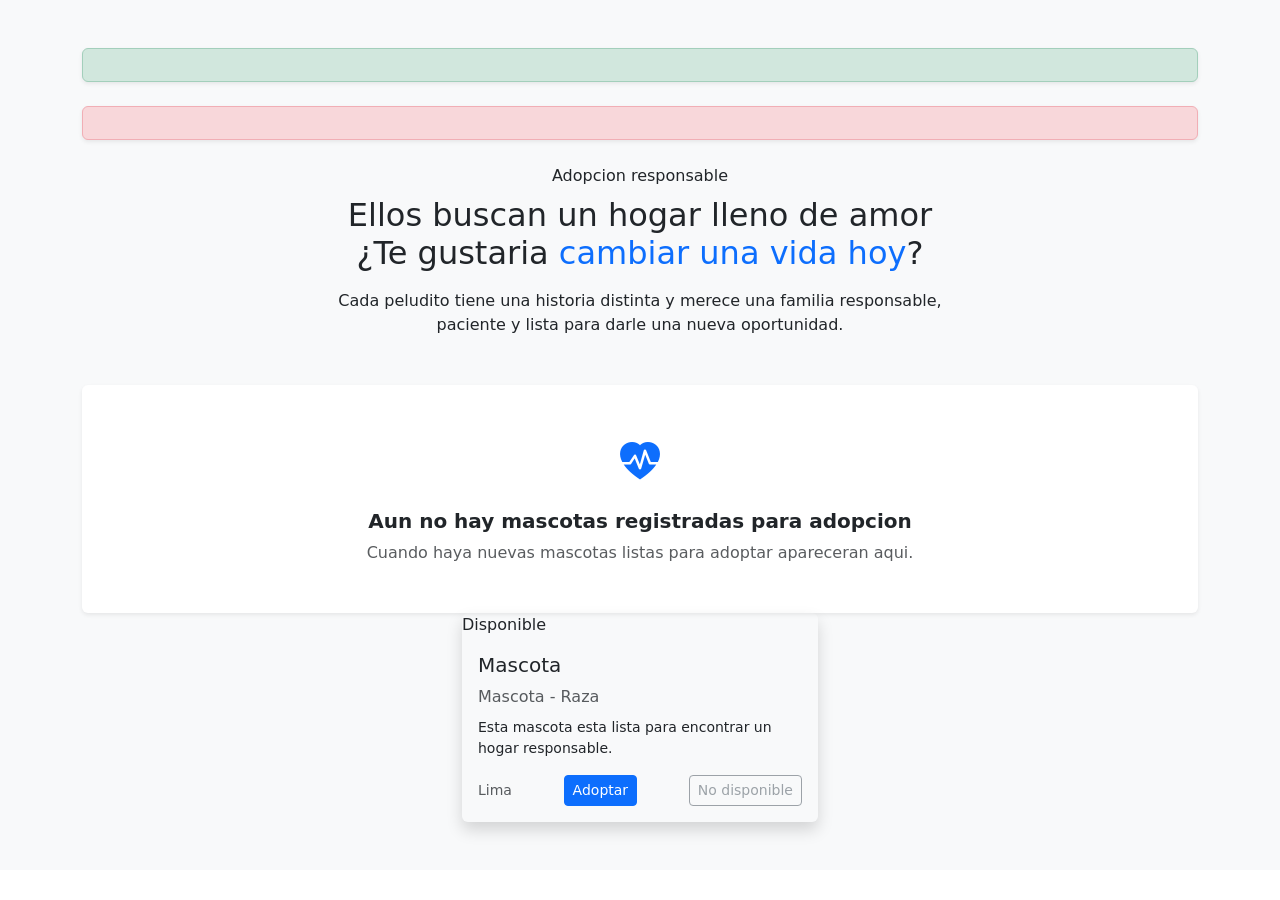
<file: src/main/resources/templates/adopcion.html>
<!DOCTYPE html>
<html lang="es" xmlns:th="http://www.thymeleaf.org">

<head>
    <meta charset="UTF-8">
    <meta name="viewport" content="width=device-width, initial-scale=1.0">
    <title>UltraVet - Adopcion</title>

    <link href="https://cdn.jsdelivr.net/npm/bootstrap@5.3.8/dist/css/bootstrap.min.css" rel="stylesheet"
        integrity="sha384-sRIl4kxILFvY47J16cr9ZwB07vP4J8+LH7qKQnuqkuIAvNWLzeN8tE5YBujZqJLB" crossorigin="anonymous">
    <link rel="stylesheet" href="https://cdn.jsdelivr.net/npm/bootstrap-icons@1.11.3/font/bootstrap-icons.min.css">
    <link href="https://fonts.googleapis.com/css2?family=Montserrat:wght@400;500;600;700;800;900&display=swap"
        rel="stylesheet">
    <link rel="stylesheet" th:href="@{/css/style.css}">
</head>

<body>

    <nav th:replace="~{common/layout :: navbar}"></nav>
    <div th:replace="~{common/layout :: auth-modal}"></div>

    <section id="adopcion" class="py-5 bg-light">
        <div class="container">
            <div th:if="${mensajeExito}" class="alert alert-success text-center shadow-sm mb-4">
                <span th:text="${mensajeExito}"></span>
            </div>

            <div th:if="${mensajeError}" class="alert alert-danger text-center shadow-sm mb-4">
                <span th:text="${mensajeError}"></span>
            </div>

            <div class="text-center mb-5">
                <span class="section-tag">Adopcion responsable</span>
                <h2 class="section-title mt-2">
                    Ellos buscan un hogar lleno de amor <br>
                    &iquest;Te gustaria <span class="text-primary">cambiar una vida hoy</span>?
                </h2>
                <p class="section-lead mt-3" style="max-width:650px;margin:0 auto;">
                    Cada peludito tiene una historia distinta y merece una familia responsable,
                    paciente y lista para darle una nueva oportunidad.
                </p>
            </div>

            <div th:if="${#lists.isEmpty(mascotas)}" class="text-center bg-white rounded shadow-sm p-5">
                <i class="bi bi-heart-pulse-fill text-primary fs-1"></i>
                <h5 class="fw-bold mt-3">Aun no hay mascotas registradas para adopcion</h5>
                <p class="text-muted mb-0">Cuando haya nuevas mascotas listas para adoptar apareceran aqui.</p>
            </div>

            <div th:if="${!#lists.isEmpty(mascotas)}" class="row g-4 justify-content-center">
                <div class="col-sm-6 col-md-4" th:each="mascota : ${mascotas}">
                    <div class="pet-card shadow rounded overflow-hidden position-relative">
                        <span class="pet-badge"
                            th:classappend="${mascota.prioridad.nombre == 'URGENTE'} ? ' bg-danger' : (${mascota.estado.nombre == 'EN_PROCESO'} ? ' bg-warning text-dark' : (${mascota.estado.nombre == 'DISPONIBLE'} ? ' bg-success' : ' bg-secondary'))"
                            th:text="${mascota.prioridad.nombre == 'URGENTE' ? 'Urgente' : #strings.replace(mascota.estado.nombre, '_', ' ')}">
                            Disponible
                        </span>

                        <img th:src="${!#strings.isEmpty(mascota.urlImagen) ? mascota.urlImagen : 'https://images.unsplash.com/photo-1548199973-03cce0bbc87b?w=400&q=80'}"
                            th:alt="${mascota.nombre}" class="img-fluid">

                        <div class="pet-info p-3">
                            <h5 th:text="${mascota.nombre}">Mascota</h5>

                            <div class="breed text-muted">
                                <span th:text="${!#strings.isEmpty(mascota.tipo) ? mascota.tipo : 'Mascota'}">Mascota</span>
                                <span th:if="${!#strings.isEmpty(mascota.raza)}" th:text="${' - ' + mascota.raza}">
                                    - Raza
                                </span>
                            </div>

                            <p class="small mt-2"
                                th:text="${!#strings.isEmpty(mascota.descripcion) ? mascota.descripcion : 'Esta mascota esta lista para encontrar un hogar responsable.'}">
                                Esta mascota esta lista para encontrar un hogar responsable.
                            </p>

                            <div class="d-flex justify-content-between align-items-center">
                                <span class="text-muted small"
                                    th:text="${!#strings.isEmpty(mascota.ubicacion) ? mascota.ubicacion : 'Lima'}">
                                    Lima
                                </span>

                                <button th:if="${mascota.estado.nombre == 'DISPONIBLE'}" type="button"
                                    class="btn btn-sm btn-primary btn-adoptar"
                                    th:data-mascota-id="${mascota.id}"
                                    th:data-mascota-nombre="${mascota.nombre}"
                                    data-bs-toggle="modal"
                                    data-bs-target="#adopcionModal">
                                    <span>Adoptar</span>
                                </button>

                                <button th:unless="${mascota.estado.nombre == 'DISPONIBLE'}" type="button"
                                    class="btn btn-sm btn-outline-secondary" disabled>
                                    No disponible
                                </button>
                            </div>
                        </div>
                    </div>
                </div>
            </div>
        </div>
    </section>

    <div class="modal fade" id="adopcionModal" tabindex="-1" aria-labelledby="adopcionModalTitulo"
        aria-hidden="true">
        <div class="modal-dialog modal-dialog-centered">
            <div class="modal-content auth-adopcion-modal border-0">
                <div class="text-center mb-3">
                    <div class="auth-logo">
                        <i class="bi bi-heart-pulse-fill"></i>
                    </div>
                </div>

                <h3 class="fw-bold text-center mb-1" id="adopcionModalTitulo">
                    Solicitud de adopcion
                </h3>
                <p class="text-center text-muted small mb-4">
                    <span id="mascotaModalNombre">Selecciona una mascota</span>
                </p>

                <form th:action="@{/adoptar}" th:object="${solicitud}" method="post" novalidate>
                    <input type="hidden" th:field="*{mascotaId}" id="mascotaSeleccionada">
                    <div class="text-danger small mb-2" th:if="${#fields.hasErrors('mascotaId')}"
                        th:errors="*{mascotaId}"></div>

                    <div class="mb-3">
                        <input type="text" class="form-control" th:field="*{nombre}" th:errorclass="is-invalid"
                            placeholder="Nombre completo" required>
                        <div class="invalid-feedback" th:if="${#fields.hasErrors('nombre')}" th:errors="*{nombre}">
                        </div>
                    </div>

                    <div class="mb-3">
                        <input type="email" class="form-control" th:field="*{correo}" th:errorclass="is-invalid"
                            placeholder="Correo electronico" required>
                        <div class="invalid-feedback" th:if="${#fields.hasErrors('correo')}" th:errors="*{correo}">
                        </div>
                    </div>

                    <div class="mb-3">
                        <input type="tel" class="form-control" th:field="*{telefono}" th:errorclass="is-invalid"
                            placeholder="Telefono" required>
                        <div class="invalid-feedback" th:if="${#fields.hasErrors('telefono')}" th:errors="*{telefono}">
                        </div>
                    </div>

                    <div class="mb-3">
                        <input type="text" class="form-control" th:field="*{dni}" th:errorclass="is-invalid"
                            placeholder="DNI" pattern="\d{8}" maxlength="8" required>
                        <div class="invalid-feedback" th:if="${#fields.hasErrors('dni')}" th:errors="*{dni}">
                        </div>
                    </div>

                    <div class="mb-3">
                        <select class="form-select" th:field="*{sexo}" th:errorclass="is-invalid" required>
                            <option value="">Sexo</option>
                            <option value="MASCULINO">Masculino</option>
                            <option value="FEMENINO">Femenino</option>
                            <option value="NO_INDICA">Prefiero no indicar</option>
                        </select>
                        <div class="invalid-feedback" th:if="${#fields.hasErrors('sexo')}" th:errors="*{sexo}">
                        </div>
                    </div>

                    <div class="mb-3">
                        <input type="text" class="form-control" th:field="*{distrito}" th:errorclass="is-invalid"
                            placeholder="Distrito de residencia" required>
                        <div class="invalid-feedback" th:if="${#fields.hasErrors('distrito')}" th:errors="*{distrito}">
                        </div>
                    </div>

                    <div class="mb-3">
                        <select class="form-select" th:field="*{experienciaMascotas}"
                            th:errorclass="is-invalid" required>
                            <option value="">&iquest;Tiene experiencia con mascotas?</option>
                            <option value="SI">Si</option>
                            <option value="NO">No</option>
                        </select>
                        <div class="invalid-feedback" th:if="${#fields.hasErrors('experienciaMascotas')}"
                            th:errors="*{experienciaMascotas}"></div>
                    </div>

                    <button class="btn btn-hero w-100" type="submit">
                        Enviar solicitud
                    </button>
                </form>
            </div>
        </div>
    </div>

    <footer th:replace="~{common/layout :: footer}"></footer>

    <script src="https://cdn.jsdelivr.net/npm/bootstrap@5.3.8/dist/js/bootstrap.bundle.min.js"
        integrity="sha384-FKyoEForCGlyvwx9Hj09JcYn3nv7wiPVlz7YYwJrWVcXK/BmnVDxM+D2scQbITxI"
        crossorigin="anonymous"></script>
    <script th:src="@{/js/Js/auth.js}" defer></script>

    <script>
        document.querySelectorAll(".btn-adoptar").forEach((boton) => {
            boton.addEventListener("click", () => {
                document.getElementById("mascotaSeleccionada").value = boton.dataset.mascotaId;
                document.getElementById("mascotaModalNombre").textContent = boton.dataset.mascotaNombre;
            });
        });
    </script>
</body>

</html>
</file>
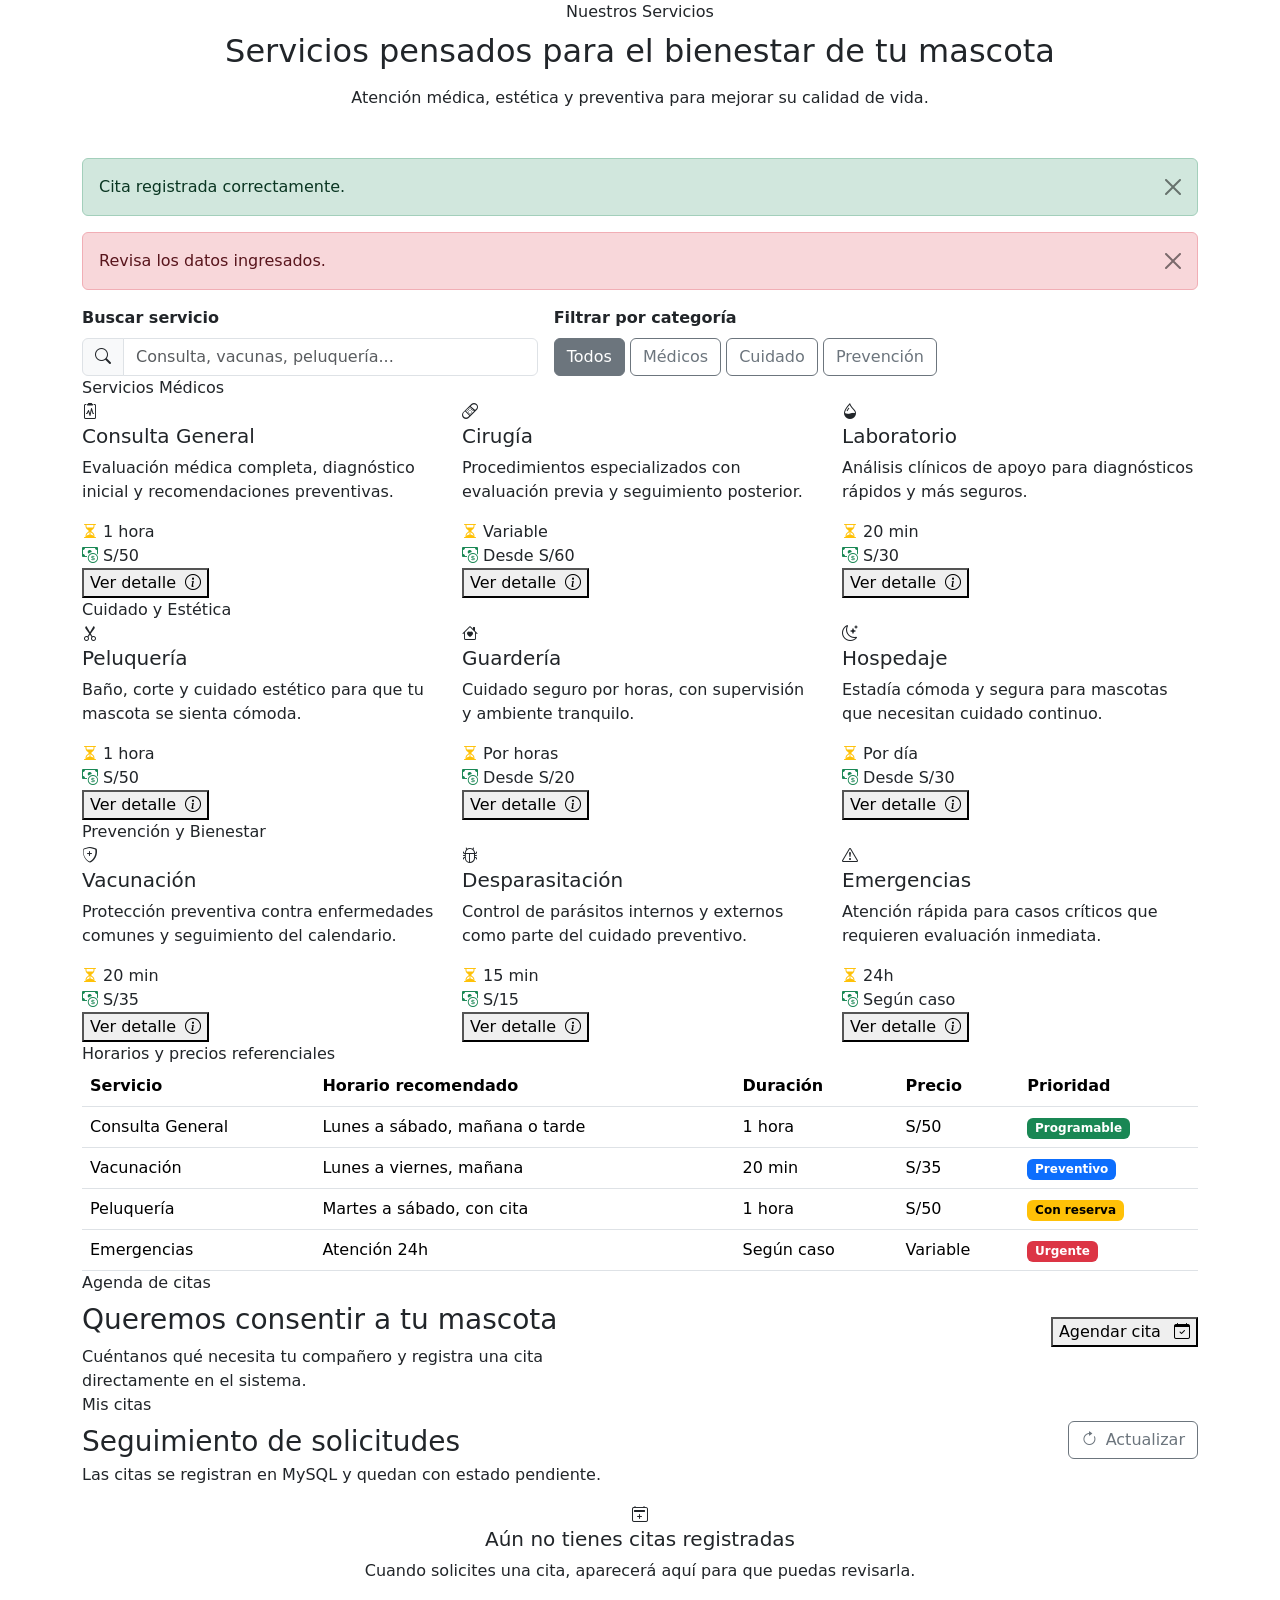
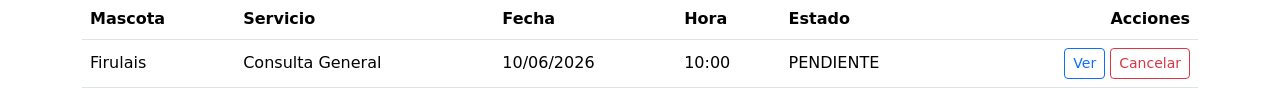
<file: src/main/resources/templates/servicios.html>
<!DOCTYPE html>
<html lang="es" xmlns:th="http://www.thymeleaf.org">

<head>
    <meta charset="UTF-8">
    <meta name="viewport" content="width=device-width, initial-scale=1.0">
    <title>Servicios - UltraVet</title>

    <link href="https://cdn.jsdelivr.net/npm/bootstrap@5.3.8/dist/css/bootstrap.min.css" rel="stylesheet">
    <link href="https://cdn.jsdelivr.net/npm/bootstrap-icons@1.11.3/font/bootstrap-icons.min.css" rel="stylesheet">
    <link
        href="https://fonts.googleapis.com/css2?family=Montserrat:wght@400;600;800;900&family=Poppins:wght@600;700&display=swap"
        rel="stylesheet">
    <link rel="stylesheet" th:href="@{/css/style.css}">
</head>

<body th:attr="data-open-cita-modal=${abrirModalCita}">

    <nav th:replace="~{common/layout :: navbar}"></nav>
    <div th:replace="~{common/layout :: auth-modal}"></div>

    <main>
        <section id="servicios">
            <div class="container text-center mb-5">
                <span class="section-tag">Nuestros Servicios</span>
                <h2 class="section-title mt-2">Servicios pensados para el <span>bienestar</span> de tu mascota</h2>
                <p class="section-lead mt-3">Atención médica, estética y preventiva para mejorar su calidad de vida.</p>
            </div>

            <div class="container">
                <div th:if="${mensajeExito}" class="alert alert-success alert-dismissible fade show" role="alert">
                    <span th:text="${mensajeExito}">Cita registrada correctamente.</span>
                    <button type="button" class="btn-close" data-bs-dismiss="alert" aria-label="Cerrar"></button>
                </div>
                <div th:if="${mensajeError}" class="alert alert-danger alert-dismissible fade show" role="alert">
                    <span th:text="${mensajeError}">Revisa los datos ingresados.</span>
                    <button type="button" class="btn-close" data-bs-dismiss="alert" aria-label="Cerrar"></button>
                </div>

                <div class="service-toolbar">
                    <div class="row g-3 align-items-end">
                        <div class="col-lg-5">
                            <label for="buscadorServicios" class="form-label fw-bold">Buscar servicio</label>
                            <div class="input-group">
                                <span class="input-group-text"><i class="bi bi-search"></i></span>
                                <input type="search" id="buscadorServicios" class="form-control"
                                    placeholder="Consulta, vacunas, peluquería...">
                            </div>
                        </div>
                        <div class="col-lg-7">
                            <label class="form-label fw-bold d-block">Filtrar por categoría</label>
                            <div class="service-filter-group" aria-label="Filtros de servicios">
                                <button type="button" class="btn btn-outline-secondary active"
                                    data-service-filter="todos">Todos</button>
                                <button type="button" class="btn btn-outline-secondary"
                                    data-service-filter="medicos">Médicos</button>
                                <button type="button" class="btn btn-outline-secondary"
                                    data-service-filter="cuidado">Cuidado</button>
                                <button type="button" class="btn btn-outline-secondary"
                                    data-service-filter="prevencion">Prevención</button>
                            </div>
                        </div>
                    </div>
                </div>

                <div id="sinResultadosServicios" class="alert alert-warning text-center d-none" role="alert">
                    No encontramos servicios con ese filtro. Prueba con otra palabra o categoría.
                </div>

                <div class="service-category" data-category-section="medicos">
                    <div class="categoria-titulo">Servicios Médicos</div>
                    <div class="row g-4">

                        <div class="col-md-4 service-item" data-category="medicos"
                            data-search="consulta general evaluacion medica diagnostico vacunas control">
                            <div class="servicio-card">
                                <div class="servicio-top">
                                    <div class="servicio-icon"><i class="bi bi-clipboard2-pulse"></i></div>
                                </div>
                                <div class="servicio-body">
                                    <h5>Consulta General</h5>
                                    <p>Evaluación médica completa, diagnóstico inicial y recomendaciones preventivas.</p>
                                    <div class="info-servicio">
                                        <div><i class="bi bi-hourglass-split text-warning"></i> 1 hora</div>
                                        <div><i class="bi bi-cash-coin text-success"></i> S/50</div>
                                    </div>
                                    <button type="button" class="btn-outline-orange service-detail-btn"
                                        data-bs-toggle="modal" data-bs-target="#modalDetalleServicio"
                                        data-title="Consulta General" data-category-label="Servicios Médicos"
                                        data-duration="1 hora" data-price="S/50"
                                        data-description="Revisión física completa, orientación sobre vacunas, desparasitación y recomendaciones según la edad de la mascota.">
                                        Ver detalle <i class="bi bi-info-circle ms-1"></i>
                                    </button>
                                </div>
                            </div>
                        </div>

                        <div class="col-md-4 service-item" data-category="medicos"
                            data-search="cirugia procedimientos especializados quirofano operacion">
                            <div class="servicio-card">
                                <div class="servicio-top">
                                    <div class="servicio-icon"><i class="bi bi-bandaid"></i></div>
                                </div>
                                <div class="servicio-body">
                                    <h5>Cirugía</h5>
                                    <p>Procedimientos especializados con evaluación previa y seguimiento posterior.</p>
                                    <div class="info-servicio">
                                        <div><i class="bi bi-hourglass-split text-warning"></i> Variable</div>
                                        <div><i class="bi bi-cash-coin text-success"></i> Desde S/60</div>
                                    </div>
                                    <button type="button" class="btn-outline-orange service-detail-btn"
                                        data-bs-toggle="modal" data-bs-target="#modalDetalleServicio"
                                        data-title="Cirugía" data-category-label="Servicios Médicos"
                                        data-duration="Según procedimiento" data-price="Desde S/60"
                                        data-description="Atención quirúrgica para casos programados, con orientación previa, monitoreo básico y recomendaciones de recuperación.">
                                        Ver detalle <i class="bi bi-info-circle ms-1"></i>
                                    </button>
                                </div>
                            </div>
                        </div>

                        <div class="col-md-4 service-item" data-category="medicos"
                            data-search="laboratorio analisis clinicos resultados examenes sangre">
                            <div class="servicio-card">
                                <div class="servicio-top">
                                    <div class="servicio-icon"><i class="bi bi-droplet-half"></i></div>
                                </div>
                                <div class="servicio-body">
                                    <h5>Laboratorio</h5>
                                    <p>Análisis clínicos de apoyo para diagnósticos rápidos y más seguros.</p>
                                    <div class="info-servicio">
                                        <div><i class="bi bi-hourglass-split text-warning"></i> 20 min</div>
                                        <div><i class="bi bi-cash-coin text-success"></i> S/30</div>
                                    </div>
                                    <button type="button" class="btn-outline-orange service-detail-btn"
                                        data-bs-toggle="modal" data-bs-target="#modalDetalleServicio"
                                        data-title="Laboratorio" data-category-label="Servicios Médicos"
                                        data-duration="20 min" data-price="S/30"
                                        data-description="Exámenes de apoyo para evaluar el estado general de la mascota y orientar el tratamiento recomendado.">
                                        Ver detalle <i class="bi bi-info-circle ms-1"></i>
                                    </button>
                                </div>
                            </div>
                        </div>

                    </div>
                </div>

                <div class="service-category" data-category-section="cuidado">
                    <div class="categoria-titulo">Cuidado y Estética</div>
                    <div class="row g-4">

                        <div class="col-md-4 service-item" data-category="cuidado"
                            data-search="peluqueria baño corte aseo estetica">
                            <div class="servicio-card">
                                <div class="servicio-top">
                                    <div class="servicio-icon"><i class="bi bi-scissors"></i></div>
                                </div>
                                <div class="servicio-body">
                                    <h5>Peluquería</h5>
                                    <p>Baño, corte y cuidado estético para que tu mascota se sienta cómoda.</p>
                                    <div class="info-servicio">
                                        <div><i class="bi bi-hourglass-split text-warning"></i> 1 hora</div>
                                        <div><i class="bi bi-cash-coin text-success"></i> S/50</div>
                                    </div>
                                    <button type="button" class="btn-outline-orange service-detail-btn"
                                        data-bs-toggle="modal" data-bs-target="#modalDetalleServicio"
                                        data-title="Peluquería" data-category-label="Cuidado y Estética"
                                        data-duration="1 hora" data-price="S/50"
                                        data-description="Servicio de higiene y estética que puede incluir baño, corte, limpieza básica y acabado según el tipo de pelaje.">
                                        Ver detalle <i class="bi bi-info-circle ms-1"></i>
                                    </button>
                                </div>
                            </div>
                        </div>

                        <div class="col-md-4 service-item" data-category="cuidado"
                            data-search="guarderia cuidado por horas supervision estancia">
                            <div class="servicio-card">
                                <div class="servicio-top">
                                    <div class="servicio-icon"><i class="bi bi-house-heart"></i></div>
                                </div>
                                <div class="servicio-body">
                                    <h5>Guardería</h5>
                                    <p>Cuidado seguro por horas, con supervisión y ambiente tranquilo.</p>
                                    <div class="info-servicio">
                                        <div><i class="bi bi-hourglass-split text-warning"></i> Por horas</div>
                                        <div><i class="bi bi-cash-coin text-success"></i> Desde S/20</div>
                                    </div>
                                    <button type="button" class="btn-outline-orange service-detail-btn"
                                        data-bs-toggle="modal" data-bs-target="#modalDetalleServicio"
                                        data-title="Guardería" data-category-label="Cuidado y Estética"
                                        data-duration="Por horas" data-price="Desde S/20"
                                        data-description="Acompañamiento temporal para mascotas que necesitan quedarse en un lugar seguro durante el día.">
                                        Ver detalle <i class="bi bi-info-circle ms-1"></i>
                                    </button>
                                </div>
                            </div>
                        </div>

                        <div class="col-md-4 service-item" data-category="cuidado"
                            data-search="hospedaje estancia por dia alojamiento cuidado">
                            <div class="servicio-card">
                                <div class="servicio-top">
                                    <div class="servicio-icon"><i class="bi bi-moon-stars"></i></div>
                                </div>
                                <div class="servicio-body">
                                    <h5>Hospedaje</h5>
                                    <p>Estadía cómoda y segura para mascotas que necesitan cuidado continuo.</p>
                                    <div class="info-servicio">
                                        <div><i class="bi bi-hourglass-split text-warning"></i> Por día</div>
                                        <div><i class="bi bi-cash-coin text-success"></i> Desde S/30</div>
                                    </div>
                                    <button type="button" class="btn-outline-orange service-detail-btn"
                                        data-bs-toggle="modal" data-bs-target="#modalDetalleServicio"
                                        data-title="Hospedaje" data-category-label="Cuidado y Estética"
                                        data-duration="Por día" data-price="Desde S/30"
                                        data-description="Alojamiento temporal con vigilancia, alimentación coordinada y seguimiento básico durante la estancia.">
                                        Ver detalle <i class="bi bi-info-circle ms-1"></i>
                                    </button>
                                </div>
                            </div>
                        </div>

                    </div>
                </div>

                <div class="service-category" data-category-section="prevencion">
                    <div class="categoria-titulo">Prevención y Bienestar</div>
                    <div class="row g-4">

                        <div class="col-md-4 service-item" data-category="prevencion"
                            data-search="vacunacion vacunas proteccion enfermedades">
                            <div class="servicio-card">
                                <div class="servicio-top">
                                    <div class="servicio-icon"><i class="bi bi-shield-plus"></i></div>
                                </div>
                                <div class="servicio-body">
                                    <h5>Vacunación</h5>
                                    <p>Protección preventiva contra enfermedades comunes y seguimiento del calendario.</p>
                                    <div class="info-servicio">
                                        <div><i class="bi bi-hourglass-split text-warning"></i> 20 min</div>
                                        <div><i class="bi bi-cash-coin text-success"></i> S/35</div>
                                    </div>
                                    <button type="button" class="btn-outline-orange service-detail-btn"
                                        data-bs-toggle="modal" data-bs-target="#modalDetalleServicio"
                                        data-title="Vacunación" data-category-label="Prevención y Bienestar"
                                        data-duration="20 min" data-price="S/35"
                                        data-description="Aplicación de vacunas según especie, edad y calendario preventivo recomendado por el equipo veterinario.">
                                        Ver detalle <i class="bi bi-info-circle ms-1"></i>
                                    </button>
                                </div>
                            </div>
                        </div>

                        <div class="col-md-4 service-item" data-category="prevencion"
                            data-search="desparasitacion parasitos prevencion interna externa">
                            <div class="servicio-card">
                                <div class="servicio-top">
                                    <div class="servicio-icon"><i class="bi bi-bug"></i></div>
                                </div>
                                <div class="servicio-body">
                                    <h5>Desparasitación</h5>
                                    <p>Control de parásitos internos y externos como parte del cuidado preventivo.</p>
                                    <div class="info-servicio">
                                        <div><i class="bi bi-hourglass-split text-warning"></i> 15 min</div>
                                        <div><i class="bi bi-cash-coin text-success"></i> S/15</div>
                                    </div>
                                    <button type="button" class="btn-outline-orange service-detail-btn"
                                        data-bs-toggle="modal" data-bs-target="#modalDetalleServicio"
                                        data-title="Desparasitación" data-category-label="Prevención y Bienestar"
                                        data-duration="15 min" data-price="S/15"
                                        data-description="Atención preventiva para reducir riesgos por parásitos y mantener un control periódico de la salud.">
                                        Ver detalle <i class="bi bi-info-circle ms-1"></i>
                                    </button>
                                </div>
                            </div>
                        </div>

                        <div class="col-md-4 service-item" data-category="prevencion"
                            data-search="emergencias urgencias atencion inmediata 24 horas criticos">
                            <div class="servicio-card">
                                <div class="servicio-top">
                                    <div class="servicio-icon"><i class="bi bi-exclamation-triangle"></i></div>
                                </div>
                                <div class="servicio-body">
                                    <h5>Emergencias</h5>
                                    <p>Atención rápida para casos críticos que requieren evaluación inmediata.</p>
                                    <div class="info-servicio">
                                        <div><i class="bi bi-hourglass-split text-warning"></i> 24h</div>
                                        <div><i class="bi bi-cash-coin text-success"></i> Según caso</div>
                                    </div>
                                    <button type="button" class="btn-outline-orange service-detail-btn"
                                        data-bs-toggle="modal" data-bs-target="#modalDetalleServicio"
                                        data-title="Emergencias" data-category-label="Prevención y Bienestar"
                                        data-duration="Atención inmediata" data-price="Según caso"
                                        data-description="Servicio orientado a situaciones urgentes. El costo depende del diagnóstico y procedimiento necesario.">
                                        Ver detalle <i class="bi bi-info-circle ms-1"></i>
                                    </button>
                                </div>
                            </div>
                        </div>

                    </div>
                </div>

                <div class="categoria-titulo">Horarios y precios referenciales</div>
                <div class="table-responsive uv-table-wrap">
                    <table class="table table-hover align-middle mb-0">
                        <thead>
                            <tr>
                                <th>Servicio</th>
                                <th>Horario recomendado</th>
                                <th>Duración</th>
                                <th>Precio</th>
                                <th>Prioridad</th>
                            </tr>
                        </thead>
                        <tbody>
                            <tr>
                                <td>Consulta General</td>
                                <td>Lunes a sábado, mañana o tarde</td>
                                <td>1 hora</td>
                                <td>S/50</td>
                                <td><span class="badge text-bg-success">Programable</span></td>
                            </tr>
                            <tr>
                                <td>Vacunación</td>
                                <td>Lunes a viernes, mañana</td>
                                <td>20 min</td>
                                <td>S/35</td>
                                <td><span class="badge text-bg-primary">Preventivo</span></td>
                            </tr>
                            <tr>
                                <td>Peluquería</td>
                                <td>Martes a sábado, con cita</td>
                                <td>1 hora</td>
                                <td>S/50</td>
                                <td><span class="badge text-bg-warning">Con reserva</span></td>
                            </tr>
                            <tr>
                                <td>Emergencias</td>
                                <td>Atención 24h</td>
                                <td>Según caso</td>
                                <td>Variable</td>
                                <td><span class="badge text-bg-danger">Urgente</span></td>
                            </tr>
                        </tbody>
                    </table>
                </div>

                <div class="appointment-panel">
                    <div class="row g-4 align-items-center">
                        <div class="col-lg-6">
                            <span class="section-tag">Agenda de citas</span>
                            <h3 class="appointment-title mt-2">Queremos consentir a tu mascota</h3>
                            <p class="section-lead mb-0">Cuéntanos qué necesita tu compañero y registra una cita
                                directamente en el sistema.</p>
                        </div>
                        <div class="col-lg-6 text-lg-end">
                            <button class="btn-hero" data-bs-toggle="modal" data-bs-target="#modalCotizar">
                                Agendar cita <i class="bi bi-calendar-check ms-2"></i>
                            </button>
                        </div>
                    </div>
                </div>

                <div class="my-appointments-panel" id="misCitas">
                    <div class="d-flex flex-column flex-lg-row justify-content-between gap-3 align-items-lg-center mb-3">
                        <div>
                            <span class="section-tag">Mis citas</span>
                            <h3 class="appointment-title mt-2 mb-1">Seguimiento de solicitudes</h3>
                            <p class="section-lead mb-0">Las citas se registran en MySQL y quedan con estado pendiente.</p>
                        </div>
                        <a class="btn btn-outline-secondary" th:href="@{/servicios#misCitas}">
                            <i class="bi bi-arrow-clockwise me-1"></i> Actualizar
                        </a>
                    </div>

                    <div id="citasVacias" class="empty-appointments text-center" th:if="${#lists.isEmpty(citas)}">
                        <i class="bi bi-calendar2-plus"></i>
                        <h5>Aún no tienes citas registradas</h5>
                        <p>Cuando solicites una cita, aparecerá aquí para que puedas revisarla.</p>
                    </div>

                    <div id="tablaCitasWrap" class="table-responsive uv-table-wrap" th:if="${!#lists.isEmpty(citas)}">
                        <table class="table table-hover align-middle mb-0">
                            <thead>
                                <tr>
                                    <th>Mascota</th>
                                    <th>Servicio</th>
                                    <th>Fecha</th>
                                    <th>Hora</th>
                                    <th>Estado</th>
                                    <th class="text-end">Acciones</th>
                                </tr>
                            </thead>
                            <tbody id="tablaCitasBody">
                                <tr th:each="cita : ${citas}">
                                    <td th:text="${cita.mascota.nombre}">Firulais</td>
                                    <td th:text="${cita.servicio.nombre}">Consulta General</td>
                                    <td th:text="${#temporals.format(cita.fecha, 'dd/MM/yyyy')}">10/06/2026</td>
                                    <td th:text="${#temporals.format(cita.hora, 'HH:mm')}">10:00</td>
                                    <td>
                                        <span class="appointment-status"
                                            th:classappend="${cita.estado.nombre == 'CANCELADA'} ? ' text-bg-secondary' : (${cita.estado.nombre == 'CONFIRMADA'} ? ' text-bg-success' : ' text-bg-warning')"
                                            th:text="${cita.estado.nombre}">PENDIENTE</span>
                                    </td>
                                    <td class="text-end">
                                        <div class="appointment-actions">
                                            <button type="button" class="btn btn-sm btn-outline-primary"
                                                data-cita-accion="detalle"
                                                th:attr="data-cliente=${cita.usuario.nombre},data-mascota=${cita.mascota.nombre},data-servicio=${cita.servicio.nombre},data-fecha=${#temporals.format(cita.fecha, 'dd/MM/yyyy')},data-hora=${#temporals.format(cita.hora, 'HH:mm')},data-contacto=${cita.usuario.telefono + ' / ' + cita.usuario.correo},data-estado=${cita.estado.nombre},data-comentario=${cita.comentario ?: ''}">
                                                Ver
                                            </button>
                                            <form th:if="${cita.estado.nombre != 'CANCELADA'}"
                                                th:action="@{/citas/{id}/cancelar(id=${cita.id})}" method="post"
                                                class="d-inline">
                                                <button type="submit" class="btn btn-sm btn-outline-danger">
                                                    Cancelar
                                                </button>
                                            </form>
                                        </div>
                                    </td>
                                </tr>
                            </tbody>
                        </table>
                    </div>
                </div>
            </div>
        </section>
    </main>

    <div class="modal fade" id="modalDetalleServicio" tabindex="-1" aria-labelledby="detalleServicioTitulo"
        aria-hidden="true">
        <div class="modal-dialog modal-dialog-centered">
            <div class="modal-content service-modal-content">
                <div class="modal-header">
                    <div>
                        <span id="detalleServicioCategoria" class="modal-service-tag"></span>
                        <h5 class="modal-title" id="detalleServicioTitulo">Detalle del servicio</h5>
                    </div>
                    <button type="button" class="btn-close" data-bs-dismiss="modal" aria-label="Cerrar"></button>
                </div>
                <div class="modal-body">
                    <p id="detalleServicioDescripcion" class="mb-4"></p>
                    <div class="row g-3">
                        <div class="col-6">
                            <div class="modal-service-info">
                                <i class="bi bi-hourglass-split"></i>
                                <span>Duración</span>
                                <strong id="detalleServicioDuracion"></strong>
                            </div>
                        </div>
                        <div class="col-6">
                            <div class="modal-service-info">
                                <i class="bi bi-cash-coin"></i>
                                <span>Precio</span>
                                <strong id="detalleServicioPrecio"></strong>
                            </div>
                        </div>
                    </div>
                </div>
                <div class="modal-footer">
                    <button type="button" class="btn btn-outline-secondary" data-bs-dismiss="modal">Cerrar</button>
                    <button type="button" class="btn-hero modal-action-btn" id="btnReservarDesdeDetalle">
                        Solicitar cita
                    </button>
                </div>
            </div>
        </div>
    </div>

    <div class="modal fade" id="modalCotizar" tabindex="-1" aria-labelledby="modalCotizarTitulo" aria-hidden="true">
        <div class="modal-dialog modal-lg modal-dialog-centered">
            <div class="modal-content service-modal-content">
                <div class="modal-header">
                    <div>
                        <span class="modal-service-tag">Formulario</span>
                        <h5 class="modal-title" id="modalCotizarTitulo">Solicitar cita</h5>
                    </div>
                    <button type="button" class="btn-close" data-bs-dismiss="modal" aria-label="Cerrar"></button>
                </div>
                <form id="formCotizar" th:action="@{/citas}" th:object="${citaForm}" method="post" novalidate>
                    <div class="modal-body">
                        <div class="row g-3">
                            <div class="col-md-6">
                                <label for="cotizaServicio" class="form-label">Servicio requerido</label>
                                <select class="form-select" id="cotizaServicio" th:field="*{servicioId}"
                                    th:classappend="${#fields.hasErrors('servicioId')} ? ' is-invalid'" required>
                                    <option value="">Selecciona un servicio</option>
                                    <option th:each="servicio : ${servicios}" th:value="${servicio.id}"
                                        th:text="${servicio.nombre + ' - S/' + servicio.precio}">
                                        Consulta General - S/50.00
                                    </option>
                                </select>
                                <div class="invalid-feedback" th:errors="*{servicioId}">Selecciona un servicio.</div>
                            </div>
                            <div class="col-md-6">
                                <label for="cotizaMascotaTipo" class="form-label">Tipo de mascota</label>
                                <select class="form-select" id="cotizaMascotaTipo" th:field="*{mascotaTipo}"
                                    th:classappend="${#fields.hasErrors('mascotaTipo')} ? ' is-invalid'" required>
                                    <option value="">Selecciona una opción</option>
                                    <option value="Perro">Perro</option>
                                    <option value="Gato">Gato</option>
                                    <option value="Otro">Otro</option>
                                </select>
                                <div class="invalid-feedback" th:errors="*{mascotaTipo}">Selecciona el tipo de mascota.</div>
                            </div>
                            <div class="col-md-6">
                                <label for="cotizaNombre" class="form-label">Nombre completo</label>
                                <input type="text" class="form-control" id="cotizaNombre" th:field="*{nombre}"
                                    th:classappend="${#fields.hasErrors('nombre')} ? ' is-invalid'"
                                    placeholder="Ingrese su nombre completo" required>
                                <div class="invalid-feedback" th:errors="*{nombre}">Ingresa tu nombre.</div>
                            </div>
                            <div class="col-md-6">
                                <label for="cotizaCorreo" class="form-label">Correo electrónico</label>
                                <input type="email" class="form-control" id="cotizaCorreo" th:field="*{correo}"
                                    th:classappend="${#fields.hasErrors('correo')} ? ' is-invalid'"
                                    placeholder="ejemplo@gmail.com" required>
                                <div class="invalid-feedback" th:errors="*{correo}">Ingresa un correo válido.</div>
                            </div>
                            <div class="col-md-6">
                                <label for="cotizaTelefono" class="form-label">Teléfono</label>
                                <input type="tel" class="form-control" id="cotizaTelefono" th:field="*{telefono}"
                                    th:classappend="${#fields.hasErrors('telefono')} ? ' is-invalid'"
                                    pattern="[0-9 ]{7,15}" placeholder="999 999 999" required>
                                <div class="invalid-feedback" th:errors="*{telefono}">Ingresa un teléfono válido.</div>
                            </div>
                            <div class="col-md-6">
                                <label for="cotizaDni" class="form-label">DNI</label>
                                <input type="text" class="form-control" id="cotizaDni" th:field="*{dni}"
                                    th:classappend="${#fields.hasErrors('dni')} ? ' is-invalid'"
                                    pattern="\d{8}" maxlength="8" placeholder="12345678" required>
                                <div class="invalid-feedback" th:errors="*{dni}">Ingresa un DNI valido.</div>
                            </div>
                            <div class="col-md-6">
                                <label for="cotizaSexo" class="form-label">Sexo</label>
                                <select class="form-select" id="cotizaSexo" th:field="*{sexo}"
                                    th:classappend="${#fields.hasErrors('sexo')} ? ' is-invalid'" required>
                                    <option value="">Selecciona una opcion</option>
                                    <option value="MASCULINO">Masculino</option>
                                    <option value="FEMENINO">Femenino</option>
                                    <option value="NO_INDICA">Prefiero no indicar</option>
                                </select>
                                <div class="invalid-feedback" th:errors="*{sexo}">Selecciona tu sexo.</div>
                            </div>
                            <div class="col-md-6">
                                <label for="cotizaMascota" class="form-label">Nombre de la mascota</label>
                                <input type="text" class="form-control" id="cotizaMascota" th:field="*{mascotaNombre}"
                                    th:classappend="${#fields.hasErrors('mascotaNombre')} ? ' is-invalid'" required>
                                <div class="invalid-feedback" th:errors="*{mascotaNombre}">
                                    Ingresa el nombre de tu mascota.
                                </div>
                            </div>
                            <div class="col-md-6">
                                <label for="cotizaMascotaSexo" class="form-label">Sexo de la mascota</label>
                                <select class="form-select" id="cotizaMascotaSexo" th:field="*{mascotaSexo}"
                                    th:classappend="${#fields.hasErrors('mascotaSexo')} ? ' is-invalid'" required>
                                    <option value="">Selecciona una opcion</option>
                                    <option value="MACHO">Macho</option>
                                    <option value="HEMBRA">Hembra</option>
                                    <option value="NO_INDICA">No estoy seguro</option>
                                </select>
                                <div class="invalid-feedback" th:errors="*{mascotaSexo}">
                                    Selecciona el sexo de la mascota.
                                </div>
                            </div>
                            <div class="col-md-6">
                                <label for="cotizaMascotaRaza" class="form-label">Raza</label>
                                <input type="text" class="form-control" id="cotizaMascotaRaza"
                                    th:field="*{mascotaRaza}"
                                    th:classappend="${#fields.hasErrors('mascotaRaza')} ? ' is-invalid'"
                                    maxlength="80" placeholder="Mestizo, labrador, siames..." required>
                                <div class="invalid-feedback" th:errors="*{mascotaRaza}">
                                    Ingresa la raza de tu mascota.
                                </div>
                            </div>
                            <div class="col-md-6">
                                <label for="cotizaMascotaFechaNacimiento" class="form-label">Fecha nacimiento</label>
                                <input type="date" class="form-control" id="cotizaMascotaFechaNacimiento"
                                    th:field="*{mascotaFechaNacimiento}"
                                    th:classappend="${#fields.hasErrors('mascotaFechaNacimiento')} ? ' is-invalid'">
                                <div class="invalid-feedback" th:errors="*{mascotaFechaNacimiento}">
                                    La fecha de nacimiento no puede ser futura.
                                </div>
                            </div>
                            <div class="col-md-6">
                                <label for="cotizaFecha" class="form-label">Fecha</label>
                                <input type="date" class="form-control" id="cotizaFecha" th:field="*{fecha}"
                                    th:classappend="${#fields.hasErrors('fecha')} ? ' is-invalid'" required>
                                <div class="invalid-feedback" th:errors="*{fecha}">Selecciona una fecha.</div>
                            </div>
                            <div class="col-md-6">
                                <label for="cotizaHora" class="form-label">Hora</label>
                                <input type="time" class="form-control" id="cotizaHora" th:field="*{hora}"
                                    th:classappend="${#fields.hasErrors('hora')} ? ' is-invalid'" required>
                                <div class="invalid-feedback" th:errors="*{hora}">Selecciona una hora.</div>
                            </div>
                            <div class="col-12">
                                <label for="cotizaComentario" class="form-label">Detalles adicionales</label>
                                <textarea class="form-control" id="cotizaComentario" th:field="*{comentario}"
                                    th:classappend="${#fields.hasErrors('comentario')} ? ' is-invalid'" rows="4"
                                    placeholder="Describa brevemente lo que necesita"></textarea>
                                <div class="invalid-feedback" th:errors="*{comentario}">
                                    Revisa los detalles ingresados.
                                </div>
                            </div>
                        </div>
                    </div>
                    <div class="modal-footer">
                        <button type="button" class="btn btn-outline-secondary" data-bs-dismiss="modal">Cancelar</button>
                        <button type="submit" class="btn-hero modal-action-btn">Registrar cita</button>
                    </div>
                </form>
            </div>
        </div>
    </div>

    <div class="modal fade" id="modalDetalleCita" tabindex="-1" aria-labelledby="detalleCitaTitulo"
        aria-hidden="true">
        <div class="modal-dialog modal-dialog-centered">
            <div class="modal-content service-modal-content">
                <div class="modal-header">
                    <div>
                        <span class="modal-service-tag">Solicitud guardada</span>
                        <h5 class="modal-title" id="detalleCitaTitulo">Detalle de solicitud</h5>
                    </div>
                    <button type="button" class="btn-close" data-bs-dismiss="modal" aria-label="Cerrar"></button>
                </div>
                <div class="modal-body">
                    <div id="detalleCitaContenido" class="summary-box"></div>
                </div>
                <div class="modal-footer">
                    <button type="button" class="btn btn-outline-secondary" data-bs-dismiss="modal">Cerrar</button>
                </div>
            </div>
        </div>
    </div>

    <footer th:replace="~{common/layout :: footer}"></footer>

    <script src="https://cdn.jsdelivr.net/npm/bootstrap@5.3.8/dist/js/bootstrap.bundle.min.js"
        integrity="sha384-FKyoEForCGlyvwx9Hj09JcYn3nv7wiPVlz7YYwJrWVcXK/BmnVDxM+D2scQbITxI"
        crossorigin="anonymous"></script>
    <script th:src="@{/js/Js/auth.js}" defer></script>
    <script th:src="@{/js/Js/script.js}" defer></script>
</body>

</html>
</file>
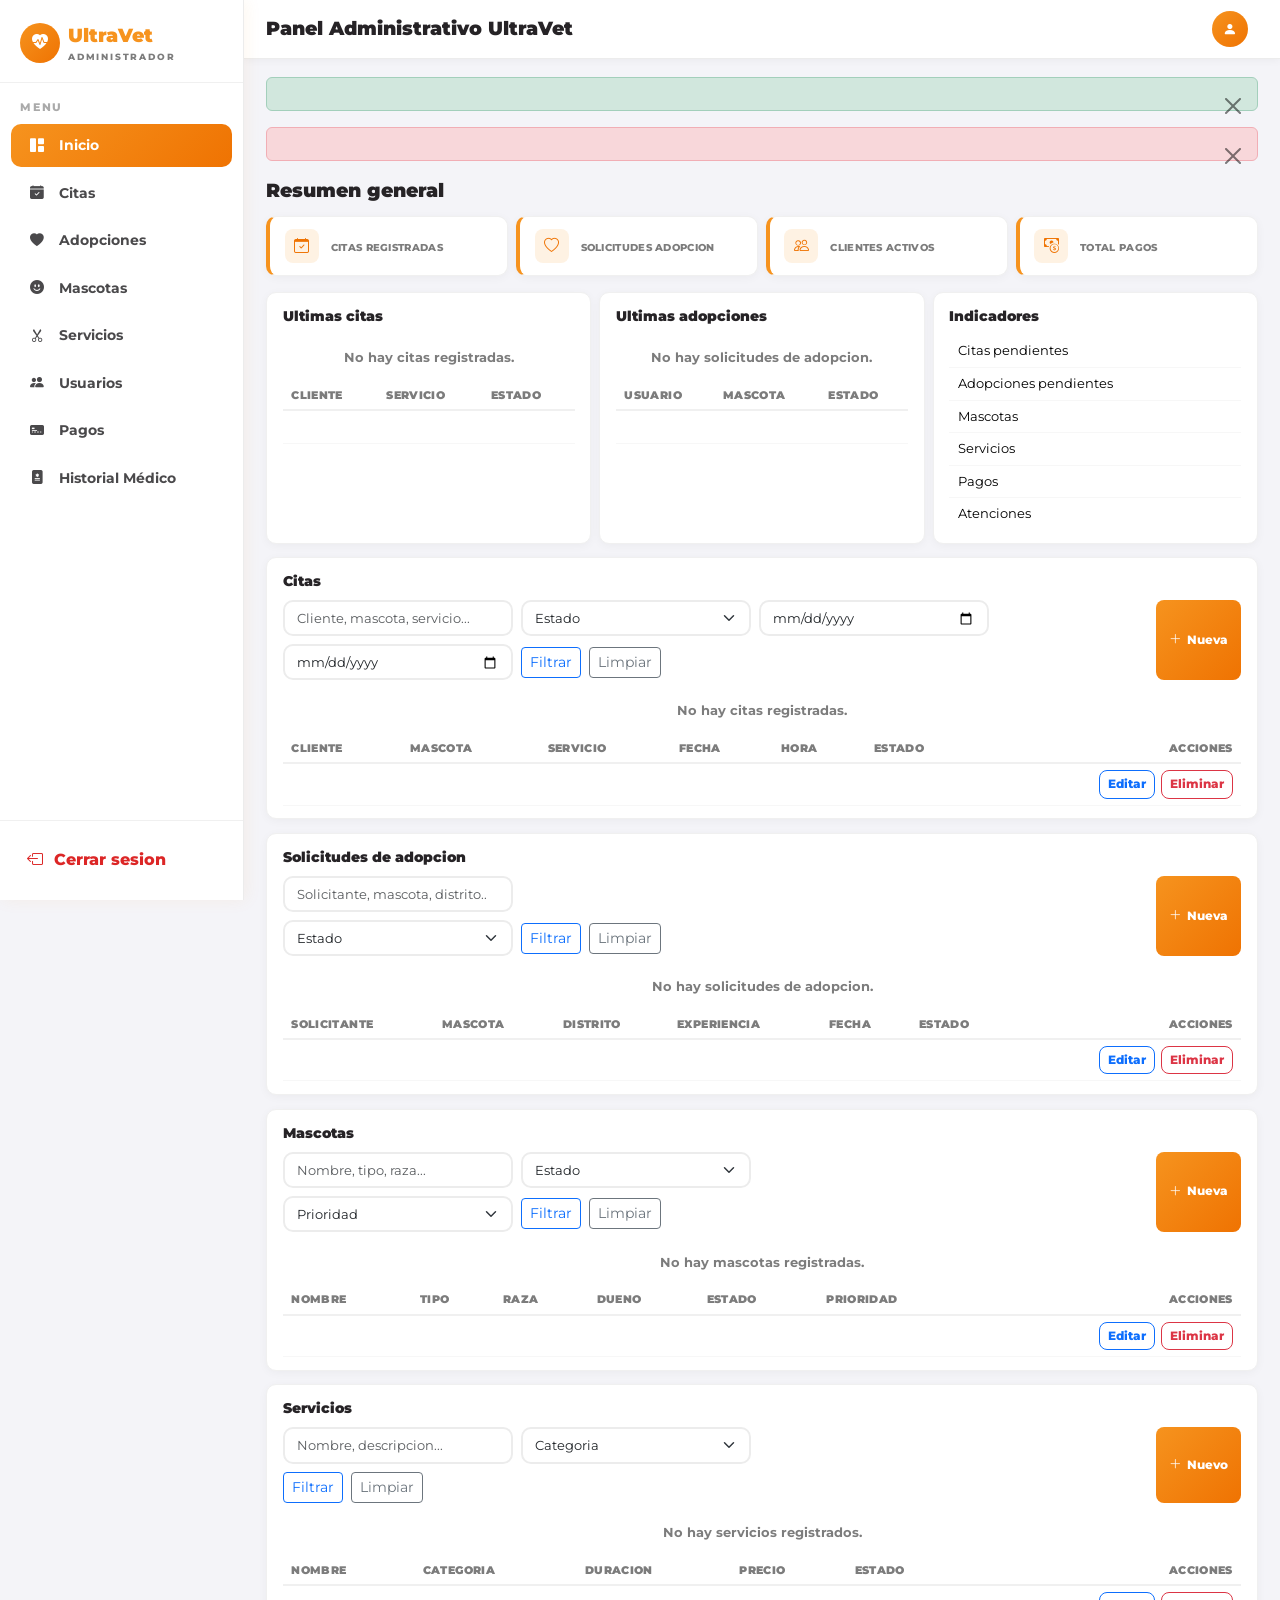
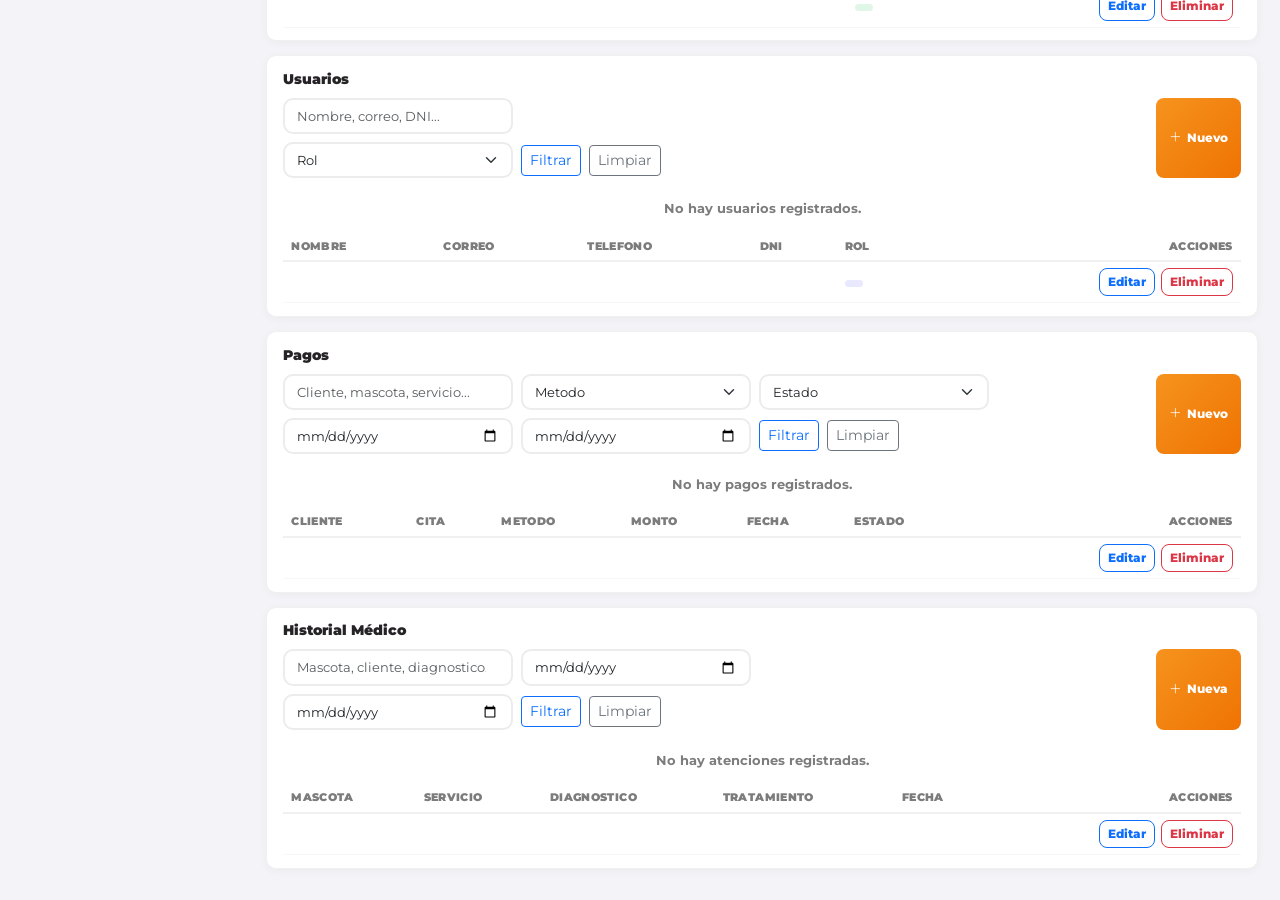
<file: src/main/resources/templates/admin/dashboard.html>
<!DOCTYPE html>
<html lang="es" xmlns:th="http://www.thymeleaf.org">

<head>
    <meta charset="UTF-8">
    <meta name="viewport" content="width=device-width, initial-scale=1.0">
    <title>Panel Administrativo | UltraVet</title>
    <link href="https://cdn.jsdelivr.net/npm/bootstrap@5.3.0/dist/css/bootstrap.min.css" rel="stylesheet">
    <link href="https://cdn.jsdelivr.net/npm/bootstrap-icons@1.11.0/font/bootstrap-icons.css" rel="stylesheet">
    <link href="https://fonts.googleapis.com/css2?family=Montserrat:wght@400;500;600;700;800;900&display=swap"
        rel="stylesheet">
    <style>
        :root {
            --uv-orange: #f6931e;
            --uv-orange-dark: #ef7302;
            --uv-gray: #7c7c7c;
            --uv-dark-gray: #4a494b;
            --uv-black: #262326;
            --uv-bg: #f4f4f8;
            --sidebar-w: 244px;
        }

        * {
            box-sizing: border-box;
        }

        body {
            min-height: 100vh;
            margin: 0;
            font-family: 'Montserrat', sans-serif;
            color: var(--uv-black);
            background: var(--uv-bg);
        }

        .admin-shell {
            display: flex;
            min-height: 100vh;
        }

        .sidebar {
            position: fixed;
            inset: 0 auto 0 0;
            width: var(--sidebar-w);
            background: #fff;
            border-right: 1px solid #ececec;
            box-shadow: 2px 0 16px rgba(246, 147, 30, .07);
            display: flex;
            flex-direction: column;
            z-index: 10;
        }

        .sidebar-brand {
            padding: 1.4rem 1.25rem 1.1rem;
            border-bottom: 1px solid #f0f0f0;
        }

        .brand-logo {
            width: 40px;
            height: 40px;
            border-radius: 50%;
            display: grid;
            place-items: center;
            color: #fff;
            background: linear-gradient(135deg, var(--uv-orange), var(--uv-orange-dark));
        }

        .brand-name {
            font-size: 1.16rem;
            font-weight: 900;
            color: var(--uv-orange);
        }

        .brand-sub {
            font-size: .58rem;
            font-weight: 800;
            letter-spacing: 1.8px;
            color: var(--uv-gray);
            text-transform: uppercase;
        }

        .sidebar-label {
            padding: 1.1rem 1.25rem .35rem;
            color: #aaa;
            font-size: .66rem;
            font-weight: 800;
            letter-spacing: 1.8px;
            text-transform: uppercase;
        }

        .nav-admin {
            display: flex;
            align-items: center;
            gap: .72rem;
            padding: .72rem 1rem;
            margin: .12rem .7rem;
            color: var(--uv-dark-gray);
            text-decoration: none;
            font-size: .86rem;
            font-weight: 700;
            border-radius: 10px;
        }

        .nav-admin:hover,
        .nav-admin.active {
            color: #fff;
            background: linear-gradient(135deg, var(--uv-orange), var(--uv-orange-dark));
        }

        .nav-admin i {
            width: 20px;
            text-align: center;
        }

        .sidebar-footer {
            margin-top: auto;
            padding: 1rem .7rem;
            border-top: 1px solid #f0f0f0;
        }

        .logout-link {
            color: #dc2626;
            text-decoration: none;
            font-weight: 800;
            display: flex;
            align-items: center;
            gap: .7rem;
            padding: .72rem 1rem;
            border-radius: 10px;
        }

        .logout-link:hover {
            background: rgba(220, 38, 38, .08);
        }

        .main-content {
            margin-left: var(--sidebar-w);
            width: calc(100% - var(--sidebar-w));
        }

        .topbar {
            position: sticky;
            top: 0;
            z-index: 5;
            background: #fff;
            border-bottom: 1px solid #ececec;
            padding: .7rem 1.4rem;
            display: flex;
            justify-content: space-between;
            align-items: center;
            box-shadow: 0 2px 8px rgba(0, 0, 0, .04);
        }

        .topbar-title {
            font-size: 1.18rem;
            font-weight: 900;
        }

        .topbar-user {
            display: flex;
            align-items: center;
            gap: .62rem;
            font-size: .86rem;
            font-weight: 700;
            color: var(--uv-dark-gray);
        }

        .avatar {
            width: 36px;
            height: 36px;
            border-radius: 50%;
            display: grid;
            place-items: center;
            color: #fff;
            background: linear-gradient(135deg, var(--uv-orange), var(--uv-orange-dark));
        }

        .page-body {
            padding: 1.1rem 1.4rem;
        }

        .section-block {
            scroll-margin-top: 90px;
            margin-bottom: .85rem;
        }

        .page-title {
            font-size: 1.18rem;
            font-weight: 900;
            margin-bottom: .7rem;
        }

        .section-box {
            background: #fff;
            border-radius: 10px;
            padding: .8rem .95rem;
            box-shadow: 0 2px 10px rgba(0, 0, 0, .04);
            border: 1px solid #f0f0f0;
        }

        .section-title {
            font-size: .88rem;
            font-weight: 900;
            margin-bottom: .5rem;
        }

        /* Stat cards: ícono + texto en fila, sin altura fija */
        .stat-card {
            background: #fff;
            border-radius: 10px;
            padding: .75rem .9rem;
            border: 1px solid #f0f0f0;
            border-left: 4px solid var(--uv-orange);
            box-shadow: 0 2px 10px rgba(0, 0, 0, .04);
            display: flex;
            align-items: center;
            gap: .75rem;
        }

        .stat-icon {
            width: 34px;
            height: 34px;
            flex-shrink: 0;
            display: grid;
            place-items: center;
            border-radius: 8px;
            color: var(--uv-orange-dark);
            background: rgba(246, 147, 30, .12);
            font-size: .95rem;
        }

        .stat-body { min-width: 0; }

        .stat-num {
            font-size: 1.45rem;
            font-weight: 900;
            line-height: 1;
        }

        .stat-label {
            margin-top: .15rem;
            color: var(--uv-gray);
            font-size: .65rem;
            font-weight: 800;
            letter-spacing: .3px;
            text-transform: uppercase;
        }

        .table {
            font-size: .81rem;
            margin-bottom: 0;
        }

        .table thead th {
            color: var(--uv-gray);
            font-size: .68rem;
            font-weight: 900;
            text-transform: uppercase;
            letter-spacing: .35px;
            border-bottom: 2px solid #f0f0f0;
            white-space: nowrap;
            padding: .38rem .55rem;
        }

        .table tbody td {
            vertical-align: middle;
            border-bottom: 1px solid #f7f7f7;
            padding: .38rem .55rem;
        }

        .table tbody tr:hover {
            background: rgba(246, 147, 30, .035);
        }

        .badge-estado {
            display: inline-flex;
            align-items: center;
            border-radius: 999px;
            padding: .22rem .58rem;
            font-size: .69rem;
            font-weight: 900;
            white-space: nowrap;
        }

        .estado-pendiente,
        .estado-en_proceso {
            color: #b45309;
            background: rgba(245, 158, 11, .14);
        }

        .estado-confirmada,
        .estado-aprobada,
        .estado-disponible,
        .estado-pagado {
            color: #15803d;
            background: rgba(34, 197, 94, .14);
        }

        .estado-cancelada,
        .estado-rechazada,
        .estado-anulado {
            color: #dc2626;
            background: rgba(239, 68, 68, .14);
        }

        .estado-atendida,
        .estado-adoptada,
        .estado-registrada {
            color: #4f46e5;
            background: rgba(99, 102, 241, .14);
        }

        .empty-state {
            padding: .8rem .5rem;
            text-align: center;
            color: var(--uv-gray);
            font-size: .82rem;
            font-weight: 700;
        }

        .search-input {
            max-width: 230px;
            border-radius: 10px;
            border: 2px solid #ececec;
            font-size: .84rem;
        }

        .muted {
            color: var(--uv-gray);
        }

        .crud-actions {
            display: flex;
            justify-content: flex-end;
            gap: .35rem;
            white-space: nowrap;
        }

        .crud-actions .btn {
            font-size: .76rem;
            font-weight: 800;
            border-radius: 8px;
        }

        .modal-title {
            font-weight: 900;
        }

        .admin-form-label {
            font-size: .72rem;
            font-weight: 900;
            color: var(--uv-gray);
            text-transform: uppercase;
            letter-spacing: .35px;
        }

        /* Botón naranja UltraVet para acciones de nuevo */
        .btn-uv-new {
            background: linear-gradient(135deg, var(--uv-orange), var(--uv-orange-dark));
            color: #fff;
            border: none;
            border-radius: 8px;
            padding: .38rem .85rem;
            font-size: .78rem;
            font-weight: 800;
            display: inline-flex;
            align-items: center;
            gap: .35rem;
            cursor: pointer;
            transition: box-shadow .2s, transform .2s;
            white-space: nowrap;
        }

        .btn-uv-new:hover {
            color: #fff;
            box-shadow: 0 4px 14px rgba(246, 147, 30, .4);
            transform: translateY(-1px);
        }

        @media (max-width: 900px) {
            .admin-shell {
                display: block;
            }

            .sidebar {
                position: static;
                width: 100%;
                min-height: auto;
            }

            .main-content {
                width: 100%;
                margin-left: 0;
            }

            .page-body {
                padding: 1rem;
            }

            .topbar {
                padding: .9rem 1rem;
            }
        }
    </style>
</head>

<body>
    <div class="admin-shell">
        <aside class="sidebar">
            <div class="sidebar-brand d-flex align-items-center gap-2">
                <div class="brand-logo"><i class="bi bi-heart-pulse-fill"></i></div>
                <div>
                    <div class="brand-name">UltraVet</div>
                    <div class="brand-sub">Administrador</div>
                </div>
            </div>

            <div class="sidebar-label">Menu</div>
            <a class="nav-admin active" href="#inicio"><i class="bi bi-grid-1x2-fill"></i> Inicio</a>
            <a class="nav-admin" href="#citas"><i class="bi bi-calendar-check-fill"></i> Citas</a>
            <a class="nav-admin" href="#adopciones"><i class="bi bi-heart-fill"></i> Adopciones</a>
            <a class="nav-admin" href="#mascotas"><i class="bi bi-emoji-smile-fill"></i> Mascotas</a>
            <a class="nav-admin" href="#servicios-admin"><i class="bi bi-scissors"></i> Servicios</a>
            <a class="nav-admin" href="#clientes"><i class="bi bi-people-fill"></i> Usuarios</a>
            <a class="nav-admin" href="#pagos"><i class="bi bi-credit-card-2-front-fill"></i> Pagos</a>
            <a class="nav-admin" href="#atenciones"><i class="bi bi-file-medical-fill"></i> Historial M&#233;dico</a>

            <div class="sidebar-footer">
                <a class="logout-link" th:href="@{/logout}">
                    <i class="bi bi-box-arrow-left"></i> Cerrar sesion
                </a>
            </div>
        </aside>

        <main class="main-content">
            <div class="topbar">
                <div class="topbar-title">Panel Administrativo UltraVet</div>
                <div class="topbar-user">
                    <div class="avatar"><i class="bi bi-person-fill"></i></div>
                    <span th:text="${session.usuarioNombre ?: 'Administrador'}"></span>
                </div>
            </div>

            <div class="page-body">
                <div th:if="${adminSuccess}" class="alert alert-success alert-dismissible fade show" role="alert">
                    <span th:text="${adminSuccess}"></span>
                    <button type="button" class="btn-close" data-bs-dismiss="alert" aria-label="Cerrar"></button>
                </div>

                <div th:if="${adminError}" class="alert alert-danger alert-dismissible fade show" role="alert">
                    <span th:text="${adminError}"></span>
                    <button type="button" class="btn-close" data-bs-dismiss="alert" aria-label="Cerrar"></button>
                </div>

                <!-- ═══════════ INICIO ═══════════ -->
                <section class="section-block" id="inicio">
                    <div class="page-title">Resumen general</div>

                    <div class="row g-2 mb-3">
                        <div class="col-6 col-xl-3">
                            <div class="stat-card">
                                <div class="stat-icon"><i class="bi bi-calendar-check"></i></div>
                                <div class="stat-body">
                                    <div class="stat-num" th:text="${totalCitas}"></div>
                                    <div class="stat-label">Citas registradas</div>
                                </div>
                            </div>
                        </div>
                        <div class="col-6 col-xl-3">
                            <div class="stat-card">
                                <div class="stat-icon"><i class="bi bi-heart"></i></div>
                                <div class="stat-body">
                                    <div class="stat-num" th:text="${totalSolicitudes}"></div>
                                    <div class="stat-label">Solicitudes adopcion</div>
                                </div>
                            </div>
                        </div>
                        <div class="col-6 col-xl-3">
                            <div class="stat-card">
                                <div class="stat-icon"><i class="bi bi-people"></i></div>
                                <div class="stat-body">
                                    <div class="stat-num" th:text="${totalClientes}"></div>
                                    <div class="stat-label">Clientes activos</div>
                                </div>
                            </div>
                        </div>
                        <div class="col-6 col-xl-3">
                            <div class="stat-card">
                                <div class="stat-icon"><i class="bi bi-cash-coin"></i></div>
                                <div class="stat-body">
                                    <div class="stat-num" th:text="${'S/ ' + totalPagado}"></div>
                                    <div class="stat-label">Total pagos</div>
                                </div>
                            </div>
                        </div>
                    </div>

                    <div class="row g-2">
                        <div class="col-xl-4">
                            <div class="section-box h-100">
                                <div class="section-title">Ultimas citas</div>
                                <div class="empty-state" th:if="${#lists.isEmpty(ultimasCitas)}">
                                    No hay citas registradas.
                                </div>
                                <div class="table-responsive" th:if="${!#lists.isEmpty(ultimasCitas)}">
                                    <table class="table">
                                        <thead>
                                            <tr>
                                                <th>Cliente</th>
                                                <th>Servicio</th>
                                                <th>Estado</th>
                                            </tr>
                                        </thead>
                                        <tbody>
                                            <tr th:each="cita : ${ultimasCitas}">
                                                <td th:text="${cita.usuario.nombre}"></td>
                                                <td th:text="${cita.servicio.nombre}"></td>
                                                <td>
                                                    <span class="badge-estado"
                                                        th:classappend="${' estado-' + #strings.toLowerCase(cita.estado.nombre)}"
                                                        th:text="${cita.estado.nombre}"></span>
                                                </td>
                                            </tr>
                                        </tbody>
                                    </table>
                                </div>
                            </div>
                        </div>

                        <div class="col-xl-4">
                            <div class="section-box h-100">
                                <div class="section-title">Ultimas adopciones</div>
                                <div class="empty-state" th:if="${#lists.isEmpty(ultimasSolicitudes)}">
                                    No hay solicitudes de adopcion.
                                </div>
                                <div class="table-responsive" th:if="${!#lists.isEmpty(ultimasSolicitudes)}">
                                    <table class="table">
                                        <thead>
                                            <tr>
                                                <th>Usuario</th>
                                                <th>Mascota</th>
                                                <th>Estado</th>
                                            </tr>
                                        </thead>
                                        <tbody>
                                            <tr th:each="solicitud : ${ultimasSolicitudes}">
                                                <td th:text="${solicitud.usuario.nombre}"></td>
                                                <td th:text="${solicitud.mascota.nombre}"></td>
                                                <td>
                                                    <span class="badge-estado"
                                                        th:classappend="${' estado-' + #strings.toLowerCase(solicitud.estado.nombre)}"
                                                        th:text="${solicitud.estado.nombre}"></span>
                                                </td>
                                            </tr>
                                        </tbody>
                                    </table>
                                </div>
                            </div>
                        </div>

                        <div class="col-xl-4">
                            <div class="section-box h-100">
                                <div class="section-title">Indicadores</div>
                                <table class="table">
                                    <tbody>
                                        <tr>
                                            <td class="muted">Citas pendientes</td>
                                            <td class="fw-bold text-end" th:text="${citasPendientes}"></td>
                                        </tr>
                                        <tr>
                                            <td class="muted">Adopciones pendientes</td>
                                            <td class="fw-bold text-end" th:text="${solicitudesPendientes}"></td>
                                        </tr>
                                        <tr>
                                            <td class="muted">Mascotas</td>
                                            <td class="fw-bold text-end" th:text="${totalMascotas}"></td>
                                        </tr>
                                        <tr>
                                            <td class="muted">Servicios</td>
                                            <td class="fw-bold text-end" th:text="${totalServicios}"></td>
                                        </tr>
                                        <tr>
                                            <td class="muted">Pagos</td>
                                            <td class="fw-bold text-end" th:text="${totalPagos}"></td>
                                        </tr>
                                        <tr>
                                            <td class="muted" style="border-bottom:none">Atenciones</td>
                                            <td class="fw-bold text-end" style="border-bottom:none" th:text="${totalAtenciones}"></td>
                                        </tr>
                                    </tbody>
                                </table>
                            </div>
                        </div>
                    </div>
                </section>

                <!-- ═══════════ CITAS ═══════════ -->
                <section class="section-block" id="citas">
                    <div class="section-box">
                        <div class="d-flex flex-column gap-2 mb-2">
                            <div class="section-title mb-0">Citas</div>
                            <div class="d-flex flex-column flex-xl-row justify-content-between gap-2">
                                <form class="d-flex flex-wrap gap-2 align-items-center admin-filter-form"
                                    th:action="@{/admin}" method="get" data-admin-filter-anchor="citas"
                                    data-admin-page-param="paginaCitas">
                                    <input class="form-control search-input" type="search" name="filtroCitas"
                                        placeholder="Cliente, mascota, servicio..."
                                        th:value="${filtros.filtroCitas}">
                                    <select class="form-select search-input" name="estadoCitaId">
                                        <option value="">Estado</option>
                                        <option th:each="estado : ${estadosCita}" th:value="${estado.id}"
                                            th:text="${estado.nombre}"
                                            th:selected="${filtros.estadoCitaId != null and filtros.estadoCitaId == estado.id}">
                                        </option>
                                    </select>
                                    <input class="form-control search-input" type="date" name="citaDesde"
                                        th:value="${filtros.citaDesde}">
                                    <input class="form-control search-input" type="date" name="citaHasta"
                                        th:value="${filtros.citaHasta}">
                                    <button type="submit" class="btn btn-outline-primary btn-sm">Filtrar</button>
                                    <button type="button" class="btn btn-outline-secondary btn-sm"
                                        data-admin-clear-filter="citas">Limpiar</button>
                                </form>
                                <button type="button" class="btn-uv-new"
                                    data-admin-reset="formCita" data-bs-toggle="modal" data-bs-target="#modalCita">
                                    <i class="bi bi-plus-lg"></i> Nueva
                                </button>
                            </div>
                        </div>
                        <div class="empty-state" th:if="${#lists.isEmpty(citas)}">No hay citas registradas.</div>
                        <div class="table-responsive" th:if="${!#lists.isEmpty(citas)}">
                            <table class="table" id="tabla-citas">
                                <thead>
                                    <tr>
                                        <th>Cliente</th>
                                        <th>Mascota</th>
                                        <th>Servicio</th>
                                        <th>Fecha</th>
                                        <th>Hora</th>
                                        <th>Estado</th>
                                        <th class="text-end">Acciones</th>
                                    </tr>
                                </thead>
                                <tbody>
                                    <tr th:each="cita : ${citas}">
                                        <td>
                                            <div class="fw-bold" th:text="${cita.usuario.nombre}"></div>
                                            <div class="muted small" th:text="${cita.usuario.correo}"></div>
                                        </td>
                                        <td th:text="${cita.mascota.nombre}"></td>
                                        <td th:text="${cita.servicio.nombre}"></td>
                                        <td th:text="${#temporals.format(cita.fecha, 'dd/MM/yyyy')}"></td>
                                        <td th:text="${#temporals.format(cita.hora, 'HH:mm')}"></td>
                                        <td>
                                            <span class="badge-estado"
                                                th:classappend="${' estado-' + #strings.toLowerCase(cita.estado.nombre)}"
                                                th:text="${cita.estado.nombre}"></span>
                                        </td>
                                        <td>
                                            <div class="crud-actions">
                                                <button type="button" class="btn btn-outline-primary btn-sm"
                                                    data-admin-fill="formCita" data-bs-toggle="modal"
                                                    data-bs-target="#modalCita"
                                                    th:data-id="${cita.id}"
                                                    th:data-usuario-id="${cita.usuario.id}"
                                                    th:data-mascota-id="${cita.mascota.id}"
                                                    th:data-servicio-id="${cita.servicio.id}"
                                                    th:data-estado-id="${cita.estado.id}"
                                                    th:data-fecha="${cita.fecha}"
                                                    th:data-hora="${cita.hora}"
                                                    th:data-comentario="${cita.comentario}">
                                                    Editar
                                                </button>
                                                <form th:action="@{/admin/citas/{id}/eliminar(id=${cita.id})}"
                                                    method="post">
                                                    <button type="submit" class="btn btn-outline-danger btn-sm"
                                                        data-confirm-delete="Eliminar esta cita?">
                                                        Eliminar
                                                    </button>
                                                </form>
                                            </div>
                                        </td>
                                    </tr>
                                </tbody>
                            </table>
                        </div>
                        <div th:replace="~{admin/fragments/paginacion :: pager(${citasPagina}, 'paginaCitas', 'citas')}"></div>
                    </div>
                </section>

                <!-- ═══════════ ADOPCIONES ═══════════ -->
                <section class="section-block" id="adopciones">
                    <div class="section-box">
                        <div class="d-flex flex-column gap-2 mb-2">
                            <div class="section-title mb-0">Solicitudes de adopcion</div>
                            <div class="d-flex flex-column flex-xl-row justify-content-between gap-2">
                                <form class="d-flex flex-wrap gap-2 align-items-center admin-filter-form"
                                    th:action="@{/admin}" method="get" data-admin-filter-anchor="adopciones"
                                    data-admin-page-param="paginaSolicitudes">
                                    <input class="form-control search-input" type="search" name="filtroSolicitudes"
                                        placeholder="Solicitante, mascota, distrito..."
                                        th:value="${filtros.filtroSolicitudes}">
                                    <select class="form-select search-input" name="estadoSolicitudId">
                                        <option value="">Estado</option>
                                        <option th:each="estado : ${estadosSolicitud}" th:value="${estado.id}"
                                            th:text="${estado.nombre}"
                                            th:selected="${filtros.estadoSolicitudId != null and filtros.estadoSolicitudId == estado.id}">
                                        </option>
                                    </select>
                                    <button type="submit" class="btn btn-outline-primary btn-sm">Filtrar</button>
                                    <button type="button" class="btn btn-outline-secondary btn-sm"
                                        data-admin-clear-filter="adopciones">Limpiar</button>
                                </form>
                                <button type="button" class="btn-uv-new"
                                    data-admin-reset="formSolicitud" data-bs-toggle="modal"
                                    data-bs-target="#modalSolicitud">
                                    <i class="bi bi-plus-lg"></i> Nueva
                                </button>
                            </div>
                        </div>
                        <div class="empty-state" th:if="${#lists.isEmpty(solicitudes)}">
                            No hay solicitudes de adopcion.
                        </div>
                        <div class="table-responsive" th:if="${!#lists.isEmpty(solicitudes)}">
                            <table class="table" id="tabla-adopciones">
                                <thead>
                                    <tr>
                                        <th>Solicitante</th>
                                        <th>Mascota</th>
                                        <th>Distrito</th>
                                        <th>Experiencia</th>
                                        <th>Fecha</th>
                                        <th>Estado</th>
                                        <th class="text-end">Acciones</th>
                                    </tr>
                                </thead>
                                <tbody>
                                    <tr th:each="solicitud : ${solicitudes}">
                                        <td>
                                            <div class="fw-bold" th:text="${solicitud.usuario.nombre}"></div>
                                            <div class="muted small" th:text="${solicitud.usuario.correo}"></div>
                                        </td>
                                        <td th:text="${solicitud.mascota.nombre}"></td>
                                        <td th:text="${solicitud.distrito ?: '-'}"></td>
                                        <td th:text="${solicitud.experienciaMascotas ?: '-'}"></td>
                                        <td th:text="${#temporals.format(solicitud.fechaEnvio, 'dd/MM/yyyy HH:mm')}"></td>
                                        <td>
                                            <span class="badge-estado"
                                                th:classappend="${' estado-' + #strings.toLowerCase(solicitud.estado.nombre)}"
                                                th:text="${solicitud.estado.nombre}"></span>
                                        </td>
                                        <td>
                                            <div class="crud-actions">
                                                <button type="button" class="btn btn-outline-primary btn-sm"
                                                    data-admin-fill="formSolicitud" data-bs-toggle="modal"
                                                    data-bs-target="#modalSolicitud"
                                                    th:data-id="${solicitud.id}"
                                                    th:data-usuario-id="${solicitud.usuario.id}"
                                                    th:data-mascota-id="${solicitud.mascota.id}"
                                                    th:data-estado-id="${solicitud.estado.id}"
                                                    th:data-distrito="${solicitud.distrito}"
                                                    th:data-experiencia-mascotas="${solicitud.experienciaMascotas}">
                                                    Editar
                                                </button>
                                                <form th:action="@{/admin/solicitudes/{id}/eliminar(id=${solicitud.id})}"
                                                    method="post">
                                                    <button type="submit" class="btn btn-outline-danger btn-sm"
                                                        data-confirm-delete="Eliminar esta solicitud?">
                                                        Eliminar
                                                    </button>
                                                </form>
                                            </div>
                                        </td>
                                    </tr>
                                </tbody>
                            </table>
                        </div>
                        <div th:replace="~{admin/fragments/paginacion :: pager(${solicitudesPagina}, 'paginaSolicitudes', 'adopciones')}"></div>
                    </div>
                </section>

                <!-- ═══════════ MASCOTAS ═══════════ -->
                <section class="section-block" id="mascotas">
                    <div class="section-box">
                        <div class="d-flex flex-column gap-2 mb-2">
                            <div class="section-title mb-0">Mascotas</div>
                            <div class="d-flex flex-column flex-xl-row justify-content-between gap-2">
                                <form class="d-flex flex-wrap gap-2 align-items-center admin-filter-form"
                                    th:action="@{/admin}" method="get" data-admin-filter-anchor="mascotas"
                                    data-admin-page-param="paginaMascotas">
                                    <input class="form-control search-input" type="search" name="filtroMascotas"
                                        placeholder="Nombre, tipo, raza..." th:value="${filtros.filtroMascotas}">
                                    <select class="form-select search-input" name="estadoMascotaId">
                                        <option value="">Estado</option>
                                        <option th:each="estado : ${estadosMascota}" th:value="${estado.id}"
                                            th:text="${estado.nombre}"
                                            th:selected="${filtros.estadoMascotaId != null and filtros.estadoMascotaId == estado.id}">
                                        </option>
                                    </select>
                                    <select class="form-select search-input" name="prioridadMascotaId">
                                        <option value="">Prioridad</option>
                                        <option th:each="prioridad : ${prioridadesMascota}" th:value="${prioridad.id}"
                                            th:text="${prioridad.nombre}"
                                            th:selected="${filtros.prioridadMascotaId != null and filtros.prioridadMascotaId == prioridad.id}">
                                        </option>
                                    </select>
                                    <button type="submit" class="btn btn-outline-primary btn-sm">Filtrar</button>
                                    <button type="button" class="btn btn-outline-secondary btn-sm"
                                        data-admin-clear-filter="mascotas">Limpiar</button>
                                </form>
                                <button type="button" class="btn-uv-new"
                                    data-admin-reset="formMascota" data-bs-toggle="modal"
                                    data-bs-target="#modalMascota">
                                    <i class="bi bi-plus-lg"></i> Nueva
                                </button>
                            </div>
                        </div>
                        <div class="empty-state" th:if="${#lists.isEmpty(mascotasAdopcion)}">No hay mascotas registradas.</div>
                        <div class="table-responsive" th:if="${!#lists.isEmpty(mascotasAdopcion)}">
                            <table class="table" id="tabla-mascotas">
                                <thead>
                                    <tr>
                                        <th>Nombre</th>
                                        <th>Tipo</th>
                                        <th>Raza</th>
                                        <th>Dueno</th>
                                        <th>Estado</th>
                                        <th>Prioridad</th>
                                        <th class="text-end">Acciones</th>
                                    </tr>
                                </thead>
                                <tbody>
                                    <tr th:each="mascota : ${mascotasAdopcion}">
                                        <td class="fw-bold" th:text="${mascota.nombre}"></td>
                                        <td th:text="${mascota.tipo ?: '-'}"></td>
                                        <td th:text="${mascota.raza ?: '-'}"></td>
                                        <td th:text="${mascota.usuario != null ? mascota.usuario.nombre : 'Disponible'}"></td>
                                        <td>
                                            <span class="badge-estado"
                                                th:classappend="${' estado-' + #strings.toLowerCase(mascota.estado.nombre)}"
                                                th:text="${mascota.estado.nombre}"></span>
                                        </td>
                                        <td th:text="${mascota.prioridad.nombre}"></td>
                                        <td>
                                            <div class="crud-actions">
                                                <button type="button" class="btn btn-outline-primary btn-sm"
                                                    data-admin-fill="formMascota" data-bs-toggle="modal"
                                                    data-bs-target="#modalMascota"
                                                    th:data-id="${mascota.id}"
                                                    th:data-usuario-id="${mascota.usuario != null ? mascota.usuario.id : ''}"
                                                    th:data-estado-id="${mascota.estado.id}"
                                                    th:data-prioridad-id="${mascota.prioridad.id}"
                                                    th:data-nombre="${mascota.nombre}"
                                                    th:data-sexo="${mascota.sexo}"
                                                    th:data-raza="${mascota.raza}"
                                                    th:data-fecha-nacimiento="${mascota.fechaNacimiento}"
                                                    th:data-tipo="${mascota.tipo}"
                                                    th:data-descripcion="${mascota.descripcion}"
                                                    th:data-ubicacion="${mascota.ubicacion}"
                                                    th:data-url-imagen="${mascota.urlImagen}">
                                                    Editar
                                                </button>
                                                <form th:action="@{/admin/mascotas/{id}/eliminar(id=${mascota.id})}"
                                                    method="post">
                                                    <button type="submit" class="btn btn-outline-danger btn-sm"
                                                        data-confirm-delete="Eliminar esta mascota?">
                                                        Eliminar
                                                    </button>
                                                </form>
                                            </div>
                                        </td>
                                    </tr>
                                </tbody>
                            </table>
                        </div>
                        <div th:replace="~{admin/fragments/paginacion :: pager(${mascotasPagina}, 'paginaMascotas', 'mascotas')}"></div>
                    </div>
                </section>

                <!-- ═══════════ SERVICIOS ═══════════ -->
                <section class="section-block" id="servicios-admin">
                    <div class="section-box">
                        <div class="d-flex flex-column gap-2 mb-2">
                            <div class="section-title mb-0">Servicios</div>
                            <div class="d-flex flex-column flex-xl-row justify-content-between gap-2">
                                <form class="d-flex flex-wrap gap-2 align-items-center admin-filter-form"
                                    th:action="@{/admin}" method="get" data-admin-filter-anchor="servicios-admin"
                                    data-admin-page-param="paginaServicios">
                                    <input class="form-control search-input" type="search" name="filtroServicios"
                                        placeholder="Nombre, descripcion..." th:value="${filtros.filtroServicios}">
                                    <select class="form-select search-input" name="categoriaServicioId">
                                        <option value="">Categoria</option>
                                        <option th:each="categoria : ${categoriasServicio}" th:value="${categoria.id}"
                                            th:text="${categoria.nombre}"
                                            th:selected="${filtros.categoriaServicioId != null and filtros.categoriaServicioId == categoria.id}">
                                        </option>
                                    </select>
                                    <button type="submit" class="btn btn-outline-primary btn-sm">Filtrar</button>
                                    <button type="button" class="btn btn-outline-secondary btn-sm"
                                        data-admin-clear-filter="servicios-admin">Limpiar</button>
                                </form>
                                <button type="button" class="btn-uv-new"
                                    data-admin-reset="formServicio" data-bs-toggle="modal"
                                    data-bs-target="#modalServicio">
                                    <i class="bi bi-plus-lg"></i> Nuevo
                                </button>
                            </div>
                        </div>
                        <div class="empty-state" th:if="${#lists.isEmpty(servicios)}">No hay servicios registrados.</div>
                        <div class="table-responsive" th:if="${!#lists.isEmpty(servicios)}">
                            <table class="table" id="tabla-servicios">
                                <thead>
                                    <tr>
                                        <th>Nombre</th>
                                        <th>Categoria</th>
                                        <th>Duracion</th>
                                        <th>Precio</th>
                                        <th>Estado</th>
                                        <th class="text-end">Acciones</th>
                                    </tr>
                                </thead>
                                <tbody>
                                    <tr th:each="servicio : ${servicios}">
                                        <td>
                                            <div class="fw-bold" th:text="${servicio.nombre}"></div>
                                            <div class="muted small" th:text="${servicio.descripcion ?: '-'}"></div>
                                        </td>
                                        <td th:text="${servicio.categoria.nombre}"></td>
                                        <td th:text="${servicio.duracionEstimada ?: '-'}"></td>
                                        <td th:text="${'S/ ' + servicio.precio}"></td>
                                        <td>
                                            <span class="badge-estado estado-confirmada"
                                                th:text="${servicio.activo ? 'ACTIVO' : 'INACTIVO'}"></span>
                                        </td>
                                        <td>
                                            <div class="crud-actions">
                                                <button type="button" class="btn btn-outline-primary btn-sm"
                                                    data-admin-fill="formServicio" data-bs-toggle="modal"
                                                    data-bs-target="#modalServicio"
                                                    th:data-id="${servicio.id}"
                                                    th:data-categoria-id="${servicio.categoria.id}"
                                                    th:data-nombre="${servicio.nombre}"
                                                    th:data-descripcion="${servicio.descripcion}"
                                                    th:data-duracion-estimada="${servicio.duracionEstimada}"
                                                    th:data-precio="${servicio.precio}">
                                                    Editar
                                                </button>
                                                <form th:action="@{/admin/servicios/{id}/eliminar(id=${servicio.id})}"
                                                    method="post">
                                                    <button type="submit" class="btn btn-outline-danger btn-sm"
                                                        data-confirm-delete="Desactivar este servicio?">
                                                        Eliminar
                                                    </button>
                                                </form>
                                            </div>
                                        </td>
                                    </tr>
                                </tbody>
                            </table>
                        </div>
                        <div th:replace="~{admin/fragments/paginacion :: pager(${serviciosPagina}, 'paginaServicios', 'servicios-admin')}"></div>
                    </div>
                </section>

                <!-- ═══════════ CLIENTES ═══════════ -->
                <section class="section-block" id="clientes">
                    <div class="section-box">
                        <div class="d-flex flex-column gap-2 mb-2">
                            <div class="section-title mb-0">Usuarios</div>
                            <div class="d-flex flex-column flex-xl-row justify-content-between gap-2">
                                <form class="d-flex flex-wrap gap-2 align-items-center admin-filter-form"
                                    th:action="@{/admin}" method="get" data-admin-filter-anchor="clientes"
                                    data-admin-page-param="paginaUsuarios">
                                    <input class="form-control search-input" type="search" name="filtroUsuarios"
                                        placeholder="Nombre, correo, DNI..." th:value="${filtros.filtroUsuarios}">
                                    <select class="form-select search-input" name="rolId">
                                        <option value="">Rol</option>
                                        <option th:each="rol : ${roles}" th:value="${rol.id}"
                                            th:text="${rol.nombre}"
                                            th:selected="${filtros.rolId != null and filtros.rolId == rol.id}">
                                        </option>
                                    </select>
                                    <button type="submit" class="btn btn-outline-primary btn-sm">Filtrar</button>
                                    <button type="button" class="btn btn-outline-secondary btn-sm"
                                        data-admin-clear-filter="clientes">Limpiar</button>
                                </form>
                                <button type="button" class="btn-uv-new"
                                    data-admin-reset="formUsuario" data-bs-toggle="modal"
                                    data-bs-target="#modalUsuario">
                                    <i class="bi bi-plus-lg"></i> Nuevo
                                </button>
                            </div>
                        </div>
                        <div class="empty-state" th:if="${#lists.isEmpty(usuarios)}">No hay usuarios registrados.</div>
                        <div class="table-responsive" th:if="${!#lists.isEmpty(usuarios)}">
                            <table class="table" id="tabla-clientes">
                                <thead>
                                    <tr>
                                        <th>Nombre</th>
                                        <th>Correo</th>
                                        <th>Telefono</th>
                                        <th>DNI</th>
                                        <th>Rol</th>
                                        <th class="text-end">Acciones</th>
                                    </tr>
                                </thead>
                                <tbody>
                                    <tr th:each="usuario : ${usuarios}">
                                        <td class="fw-bold" th:text="${usuario.nombre}"></td>
                                        <td th:text="${usuario.correo}"></td>
                                        <td th:text="${usuario.telefono ?: '-'}"></td>
                                        <td th:text="${usuario.dni ?: '-'}"></td>
                                        <td>
                                            <span class="badge-estado estado-registrada"
                                                th:text="${usuario.rol.nombre}"></span>
                                        </td>
                                        <td>
                                            <div class="crud-actions">
                                                <button type="button" class="btn btn-outline-primary btn-sm"
                                                    data-admin-fill="formUsuario" data-bs-toggle="modal"
                                                    data-bs-target="#modalUsuario"
                                                    th:data-id="${usuario.id}"
                                                    th:data-rol-id="${usuario.rol.id}"
                                                    th:data-nombre="${usuario.nombre}"
                                                    th:data-correo="${usuario.correo}"
                                                    th:data-dni="${usuario.dni}"
                                                    th:data-sexo="${usuario.sexo}"
                                                    th:data-telefono="${usuario.telefono}">
                                                    Editar
                                                </button>
                                                <form th:action="@{/admin/usuarios/{id}/eliminar(id=${usuario.id})}"
                                                    method="post">
                                                    <button type="submit" class="btn btn-outline-danger btn-sm"
                                                        data-confirm-delete="Desactivar este usuario?">
                                                        Eliminar
                                                    </button>
                                                </form>
                                            </div>
                                        </td>
                                    </tr>
                                </tbody>
                            </table>
                        </div>
                        <div th:replace="~{admin/fragments/paginacion :: pager(${usuariosPagina}, 'paginaUsuarios', 'clientes')}"></div>
                    </div>
                </section>

                <!-- ═══════════ PAGOS ═══════════ -->
                <section class="section-block" id="pagos">
                    <div class="section-box">
                        <div class="d-flex flex-column gap-2 mb-2">
                            <div class="section-title mb-0">Pagos</div>
                            <div class="d-flex flex-column flex-xl-row justify-content-between gap-2">
                                <form class="d-flex flex-wrap gap-2 align-items-center admin-filter-form"
                                    th:action="@{/admin}" method="get" data-admin-filter-anchor="pagos"
                                    data-admin-page-param="paginaPagos">
                                    <input class="form-control search-input" type="search" name="filtroPagos"
                                        placeholder="Cliente, mascota, servicio..." th:value="${filtros.filtroPagos}">
                                    <select class="form-select search-input" name="metodoPagoId">
                                        <option value="">Metodo</option>
                                        <option th:each="metodo : ${metodosPago}" th:value="${metodo.id}"
                                            th:text="${metodo.nombre}"
                                            th:selected="${filtros.metodoPagoId != null and filtros.metodoPagoId == metodo.id}">
                                        </option>
                                    </select>
                                    <select class="form-select search-input" name="estadoPagoId">
                                        <option value="">Estado</option>
                                        <option th:each="estado : ${estadosPago}" th:value="${estado.id}"
                                            th:text="${estado.nombre}"
                                            th:selected="${filtros.estadoPagoId != null and filtros.estadoPagoId == estado.id}">
                                        </option>
                                    </select>
                                    <input class="form-control search-input" type="date" name="pagoDesde"
                                        th:value="${filtros.pagoDesde}">
                                    <input class="form-control search-input" type="date" name="pagoHasta"
                                        th:value="${filtros.pagoHasta}">
                                    <button type="submit" class="btn btn-outline-primary btn-sm">Filtrar</button>
                                    <button type="button" class="btn btn-outline-secondary btn-sm"
                                        data-admin-clear-filter="pagos">Limpiar</button>
                                </form>
                                <button type="button" class="btn-uv-new"
                                    data-admin-reset="formPago" data-bs-toggle="modal" data-bs-target="#modalPago">
                                    <i class="bi bi-plus-lg"></i> Nuevo
                                </button>
                            </div>
                        </div>
                        <div class="empty-state" th:if="${#lists.isEmpty(pagos)}">No hay pagos registrados.</div>
                        <div class="table-responsive" th:if="${!#lists.isEmpty(pagos)}">
                            <table class="table" id="tabla-pagos">
                                <thead>
                                    <tr>
                                        <th>Cliente</th>
                                        <th>Cita</th>
                                        <th>Metodo</th>
                                        <th>Monto</th>
                                        <th>Fecha</th>
                                        <th>Estado</th>
                                        <th class="text-end">Acciones</th>
                                    </tr>
                                </thead>
                                <tbody>
                                    <tr th:each="pago : ${pagos}">
                                        <td th:text="${pago.cita.usuario.nombre}"></td>
                                        <td th:text="${pago.cita.servicio.nombre + ' / ' + pago.cita.mascota.nombre}"></td>
                                        <td th:text="${pago.metodoPago.nombre}"></td>
                                        <td th:text="${'S/ ' + pago.monto}"></td>
                                        <td th:text="${pago.fechaPago != null ? #temporals.format(pago.fechaPago, 'dd/MM/yyyy HH:mm') : '-'}"></td>
                                        <td>
                                            <span class="badge-estado"
                                                th:classappend="${' estado-' + #strings.toLowerCase(pago.estadoPago.nombre)}"
                                                th:text="${pago.estadoPago.nombre}"></span>
                                        </td>
                                        <td>
                                            <div class="crud-actions">
                                                <button type="button" class="btn btn-outline-primary btn-sm"
                                                    data-admin-fill="formPago" data-bs-toggle="modal"
                                                    data-bs-target="#modalPago"
                                                    th:data-id="${pago.id}"
                                                    th:data-cita-id="${pago.cita.id}"
                                                    th:data-metodo-pago-id="${pago.metodoPago.id}"
                                                    th:data-estado-pago-id="${pago.estadoPago.id}"
                                                    th:data-monto="${pago.monto}"
                                                    th:data-fecha-pago="${pago.fechaPago}">
                                                    Editar
                                                </button>
                                                <form th:action="@{/admin/pagos/{id}/eliminar(id=${pago.id})}"
                                                    method="post">
                                                    <button type="submit" class="btn btn-outline-danger btn-sm"
                                                        data-confirm-delete="Eliminar este pago?">
                                                        Eliminar
                                                    </button>
                                                </form>
                                            </div>
                                        </td>
                                    </tr>
                                </tbody>
                            </table>
                        </div>
                        <div th:replace="~{admin/fragments/paginacion :: pager(${pagosPagina}, 'paginaPagos', 'pagos')}"></div>
                    </div>
                </section>

                <!-- ═══════════ HISTORIAL MÉDICO ═══════════ -->
                <section class="section-block" id="atenciones">
                    <div class="section-box">
                        <div class="d-flex flex-column gap-2 mb-2">
                            <div class="section-title mb-0">Historial M&#233;dico</div>
                            <div class="d-flex flex-column flex-xl-row justify-content-between gap-2">
                                <form class="d-flex flex-wrap gap-2 align-items-center admin-filter-form"
                                    th:action="@{/admin}" method="get" data-admin-filter-anchor="atenciones"
                                    data-admin-page-param="paginaAtenciones">
                                    <input class="form-control search-input" type="search" name="filtroAtenciones"
                                        placeholder="Mascota, cliente, diagnostico..."
                                        th:value="${filtros.filtroAtenciones}">
                                    <input class="form-control search-input" type="date" name="atencionDesde"
                                        th:value="${filtros.atencionDesde}">
                                    <input class="form-control search-input" type="date" name="atencionHasta"
                                        th:value="${filtros.atencionHasta}">
                                    <button type="submit" class="btn btn-outline-primary btn-sm">Filtrar</button>
                                    <button type="button" class="btn btn-outline-secondary btn-sm"
                                        data-admin-clear-filter="atenciones">Limpiar</button>
                                </form>
                                <button type="button" class="btn-uv-new"
                                    data-admin-reset="formAtencion" data-bs-toggle="modal"
                                    data-bs-target="#modalAtencion">
                                    <i class="bi bi-plus-lg"></i> Nueva
                                </button>
                            </div>
                        </div>
                        <div class="empty-state" th:if="${#lists.isEmpty(atenciones)}">No hay atenciones registradas.</div>
                        <div class="table-responsive" th:if="${!#lists.isEmpty(atenciones)}">
                            <table class="table" id="tabla-atenciones">
                                <thead>
                                    <tr>
                                        <th>Mascota</th>
                                        <th>Servicio</th>
                                        <th>Diagnostico</th>
                                        <th>Tratamiento</th>
                                        <th>Fecha</th>
                                        <th class="text-end">Acciones</th>
                                    </tr>
                                </thead>
                                <tbody>
                                    <tr th:each="atencion : ${atenciones}">
                                        <td>
                                            <div class="fw-bold" th:text="${atencion.cita.mascota.nombre}"></div>
                                            <div class="muted small" th:text="${atencion.cita.usuario.nombre}"></div>
                                        </td>
                                        <td th:text="${atencion.cita.servicio.nombre}"></td>
                                        <td th:text="${atencion.diagnostico ?: '-'}"></td>
                                        <td th:text="${atencion.tratamiento ?: '-'}"></td>
                                        <td th:text="${#temporals.format(atencion.fechaRegistro, 'dd/MM/yyyy HH:mm')}"></td>
                                        <td>
                                            <div class="crud-actions">
                                                <button type="button" class="btn btn-outline-primary btn-sm"
                                                    data-admin-fill="formAtencion" data-bs-toggle="modal"
                                                    data-bs-target="#modalAtencion"
                                                    th:data-id="${atencion.id}"
                                                    th:data-cita-id="${atencion.cita.id}"
                                                    th:data-diagnostico="${atencion.diagnostico}"
                                                    th:data-tratamiento="${atencion.tratamiento}"
                                                    th:data-observaciones="${atencion.observaciones}"
                                                    th:data-fecha-registro="${atencion.fechaRegistro}">
                                                    Editar
                                                </button>
                                                <form th:action="@{/admin/atenciones/{id}/eliminar(id=${atencion.id})}"
                                                    method="post">
                                                    <button type="submit" class="btn btn-outline-danger btn-sm"
                                                        data-confirm-delete="Eliminar esta atencion?">
                                                        Eliminar
                                                    </button>
                                                </form>
                                            </div>
                                        </td>
                                    </tr>
                                </tbody>
                            </table>
                        </div>
                        <div th:replace="~{admin/fragments/paginacion :: pager(${atencionesPagina}, 'paginaAtenciones', 'atenciones')}"></div>
                    </div>
                </section>
            </div>
        </main>
    </div>

    <!-- ═══════════ MODALES ═══════════ -->

    <div class="modal fade" id="modalCita" tabindex="-1" aria-hidden="true">
        <div class="modal-dialog modal-lg modal-dialog-centered">
            <div class="modal-content">
                <form id="formCita" th:action="@{/admin/citas/guardar}" method="post">
                    <div class="modal-header">
                        <h5 class="modal-title">Gestionar cita</h5>
                        <button type="button" class="btn-close" data-bs-dismiss="modal" aria-label="Cerrar"></button>
                    </div>
                    <div class="modal-body">
                        <input type="hidden" name="id">
                        <div class="row g-3">
                            <div class="col-md-6">
                                <label class="admin-form-label">Usuario</label>
                                <select class="form-select" name="usuarioId" required>
                                    <option value="">Selecciona un usuario</option>
                                    <option th:each="usuario : ${usuariosOpciones}" th:value="${usuario.id}"
                                        th:text="${usuario.nombre + ' - ' + usuario.correo}">Usuario</option>
                                </select>
                            </div>
                            <div class="col-md-6">
                                <label class="admin-form-label">Mascota</label>
                                <select class="form-select" name="mascotaId" required>
                                    <option value="">Selecciona una mascota</option>
                                    <option th:each="mascota : ${mascotas}" th:value="${mascota.id}"
                                        th:text="${mascota.nombre + ' / ' + (mascota.tipo ?: 'Mascota')}">Mascota</option>
                                </select>
                            </div>
                            <div class="col-md-6">
                                <label class="admin-form-label">Servicio</label>
                                <select class="form-select" name="servicioId" required>
                                    <option value="">Selecciona un servicio</option>
                                    <option th:each="servicio : ${serviciosOpciones}" th:value="${servicio.id}"
                                        th:text="${servicio.nombre}">Servicio</option>
                                </select>
                            </div>
                            <div class="col-md-6">
                                <label class="admin-form-label">Estado</label>
                                <select class="form-select" name="estadoId" required>
                                    <option value="">Selecciona un estado</option>
                                    <option th:each="estado : ${estadosCita}" th:value="${estado.id}"
                                        th:text="${estado.nombre}">PENDIENTE</option>
                                </select>
                            </div>
                            <div class="col-md-6">
                                <label class="admin-form-label">Fecha</label>
                                <input class="form-control" type="date" name="fecha" required>
                            </div>
                            <div class="col-md-6">
                                <label class="admin-form-label">Hora</label>
                                <input class="form-control" type="time" name="hora" required>
                            </div>
                            <div class="col-12">
                                <label class="admin-form-label">Comentario</label>
                                <textarea class="form-control" name="comentario" rows="3"></textarea>
                            </div>
                        </div>
                    </div>
                    <div class="modal-footer">
                        <button type="button" class="btn btn-outline-secondary" data-bs-dismiss="modal">Cancelar</button>
                        <button type="submit" class="btn-uv-new">Guardar</button>
                    </div>
                </form>
            </div>
        </div>
    </div>

    <div class="modal fade" id="modalSolicitud" tabindex="-1" aria-hidden="true">
        <div class="modal-dialog modal-lg modal-dialog-centered">
            <div class="modal-content">
                <form id="formSolicitud" th:action="@{/admin/solicitudes/guardar}" method="post">
                    <div class="modal-header">
                        <h5 class="modal-title">Gestionar solicitud de adopcion</h5>
                        <button type="button" class="btn-close" data-bs-dismiss="modal" aria-label="Cerrar"></button>
                    </div>
                    <div class="modal-body">
                        <input type="hidden" name="id">
                        <div class="row g-3">
                            <div class="col-md-6">
                                <label class="admin-form-label">Usuario</label>
                                <select class="form-select" name="usuarioId" required>
                                    <option value="">Selecciona un usuario</option>
                                    <option th:each="usuario : ${usuariosOpciones}" th:value="${usuario.id}"
                                        th:text="${usuario.nombre + ' - ' + usuario.correo}">Usuario</option>
                                </select>
                            </div>
                            <div class="col-md-6">
                                <label class="admin-form-label">Mascota</label>
                                <select class="form-select" name="mascotaId" required>
                                    <option value="">Selecciona una mascota</option>
                                    <option th:each="mascota : ${mascotas}" th:value="${mascota.id}"
                                        th:text="${mascota.nombre + ' / ' + mascota.estado.nombre}">Mascota</option>
                                </select>
                            </div>
                            <div class="col-md-6">
                                <label class="admin-form-label">Estado</label>
                                <select class="form-select" name="estadoId" required>
                                    <option value="">Selecciona un estado</option>
                                    <option th:each="estado : ${estadosSolicitud}" th:value="${estado.id}"
                                        th:text="${estado.nombre}">PENDIENTE</option>
                                </select>
                            </div>
                            <div class="col-md-6">
                                <label class="admin-form-label">Experiencia</label>
                                <select class="form-select" name="experienciaMascotas">
                                    <option value="">Sin indicar</option>
                                    <option value="SI">SI</option>
                                    <option value="NO">NO</option>
                                </select>
                            </div>
                            <div class="col-12">
                                <label class="admin-form-label">Distrito</label>
                                <input class="form-control" type="text" name="distrito" maxlength="120">
                            </div>
                        </div>
                    </div>
                    <div class="modal-footer">
                        <button type="button" class="btn btn-outline-secondary" data-bs-dismiss="modal">Cancelar</button>
                        <button type="submit" class="btn-uv-new">Guardar</button>
                    </div>
                </form>
            </div>
        </div>
    </div>

    <div class="modal fade" id="modalMascota" tabindex="-1" aria-hidden="true">
        <div class="modal-dialog modal-lg modal-dialog-centered">
            <div class="modal-content">
                <form id="formMascota" th:action="@{/admin/mascotas/guardar}" method="post">
                    <div class="modal-header">
                        <h5 class="modal-title">Gestionar mascota</h5>
                        <button type="button" class="btn-close" data-bs-dismiss="modal" aria-label="Cerrar"></button>
                    </div>
                    <div class="modal-body">
                        <input type="hidden" name="id">
                        <div class="row g-3">
                            <div class="col-md-6">
                                <label class="admin-form-label">Nombre</label>
                                <input class="form-control" type="text" name="nombre" maxlength="80" required>
                            </div>
                            <div class="col-md-6">
                                <label class="admin-form-label">Dueno</label>
                                <select class="form-select" name="usuarioId">
                                    <option value="">Disponible / sin dueno</option>
                                    <option th:each="usuario : ${usuariosOpciones}" th:value="${usuario.id}"
                                        th:text="${usuario.nombre + ' - ' + usuario.correo}">Usuario</option>
                                </select>
                            </div>
                            <div class="col-md-4">
                                <label class="admin-form-label">Estado</label>
                                <select class="form-select" name="estadoId" required>
                                    <option value="">Estado</option>
                                    <option th:each="estado : ${estadosMascota}" th:value="${estado.id}"
                                        th:text="${estado.nombre}">DISPONIBLE</option>
                                </select>
                            </div>
                            <div class="col-md-4">
                                <label class="admin-form-label">Prioridad</label>
                                <select class="form-select" name="prioridadId" required>
                                    <option value="">Prioridad</option>
                                    <option th:each="prioridad : ${prioridadesMascota}" th:value="${prioridad.id}"
                                        th:text="${prioridad.nombre}">NORMAL</option>
                                </select>
                            </div>
                            <div class="col-md-4">
                                <label class="admin-form-label">Tipo</label>
                                <input class="form-control" type="text" name="tipo" maxlength="50">
                            </div>
                            <div class="col-md-4">
                                <label class="admin-form-label">Sexo</label>
                                <select class="form-select" name="sexo">
                                    <option value="">Sin indicar</option>
                                    <option value="MACHO">MACHO</option>
                                    <option value="HEMBRA">HEMBRA</option>
                                </select>
                            </div>
                            <div class="col-md-4">
                                <label class="admin-form-label">Raza</label>
                                <input class="form-control" type="text" name="raza" maxlength="80">
                            </div>
                            <div class="col-md-4">
                                <label class="admin-form-label">Fecha nacimiento</label>
                                <input class="form-control" type="date" name="fechaNacimiento">
                            </div>
                            <div class="col-md-6">
                                <label class="admin-form-label">Ubicacion</label>
                                <input class="form-control" type="text" name="ubicacion" maxlength="120">
                            </div>
                            <div class="col-md-6">
                                <label class="admin-form-label">URL imagen</label>
                                <input class="form-control" type="url" name="urlImagen" maxlength="500">
                            </div>
                            <div class="col-12">
                                <label class="admin-form-label">Descripcion</label>
                                <textarea class="form-control" name="descripcion" rows="3"></textarea>
                            </div>
                        </div>
                    </div>
                    <div class="modal-footer">
                        <button type="button" class="btn btn-outline-secondary" data-bs-dismiss="modal">Cancelar</button>
                        <button type="submit" class="btn-uv-new">Guardar</button>
                    </div>
                </form>
            </div>
        </div>
    </div>

    <div class="modal fade" id="modalServicio" tabindex="-1" aria-hidden="true">
        <div class="modal-dialog modal-lg modal-dialog-centered">
            <div class="modal-content">
                <form id="formServicio" th:action="@{/admin/servicios/guardar}" method="post">
                    <div class="modal-header">
                        <h5 class="modal-title">Gestionar servicio</h5>
                        <button type="button" class="btn-close" data-bs-dismiss="modal" aria-label="Cerrar"></button>
                    </div>
                    <div class="modal-body">
                        <input type="hidden" name="id">
                        <div class="row g-3">
                            <div class="col-md-6">
                                <label class="admin-form-label">Nombre</label>
                                <input class="form-control" type="text" name="nombre" maxlength="100" required>
                            </div>
                            <div class="col-md-6">
                                <label class="admin-form-label">Categoria</label>
                                <select class="form-select" name="categoriaId" required>
                                    <option value="">Selecciona una categoria</option>
                                    <option th:each="categoria : ${categoriasServicio}" th:value="${categoria.id}"
                                        th:text="${categoria.nombre}">MEDICOS</option>
                                </select>
                            </div>
                            <div class="col-md-6">
                                <label class="admin-form-label">Duracion estimada</label>
                                <input class="form-control" type="text" name="duracionEstimada" maxlength="60">
                            </div>
                            <div class="col-md-6">
                                <label class="admin-form-label">Precio</label>
                                <input class="form-control" type="number" step="0.01" min="0" name="precio" required>
                            </div>
                            <div class="col-12">
                                <label class="admin-form-label">Descripcion</label>
                                <textarea class="form-control" name="descripcion" rows="3"></textarea>
                            </div>
                        </div>
                    </div>
                    <div class="modal-footer">
                        <button type="button" class="btn btn-outline-secondary" data-bs-dismiss="modal">Cancelar</button>
                        <button type="submit" class="btn-uv-new">Guardar</button>
                    </div>
                </form>
            </div>
        </div>
    </div>

    <div class="modal fade" id="modalUsuario" tabindex="-1" aria-hidden="true">
        <div class="modal-dialog modal-lg modal-dialog-centered">
            <div class="modal-content">
                <form id="formUsuario" th:action="@{/admin/usuarios/guardar}" method="post">
                    <div class="modal-header">
                        <h5 class="modal-title">Gestionar usuario</h5>
                        <button type="button" class="btn-close" data-bs-dismiss="modal" aria-label="Cerrar"></button>
                    </div>
                    <div class="modal-body">
                        <input type="hidden" name="id">
                        <div class="row g-3">
                            <div class="col-md-6">
                                <label class="admin-form-label">Nombre</label>
                                <input class="form-control" type="text" name="nombre" maxlength="100" required>
                            </div>
                            <div class="col-md-6">
                                <label class="admin-form-label">Rol</label>
                                <select class="form-select" name="rolId" required>
                                    <option value="">Selecciona un rol</option>
                                    <option th:each="rol : ${roles}" th:value="${rol.id}" th:text="${rol.nombre}">
                                        CLIENTE
                                    </option>
                                </select>
                            </div>
                            <div class="col-md-6">
                                <label class="admin-form-label">Correo</label>
                                <input class="form-control" type="email" name="correo" maxlength="120" required>
                            </div>
                            <div class="col-md-6">
                                <label class="admin-form-label">DNI</label>
                                <input class="form-control" type="text" name="dni" maxlength="20">
                            </div>
                            <div class="col-md-6">
                                <label class="admin-form-label">Telefono</label>
                                <input class="form-control" type="text" name="telefono" maxlength="20">
                            </div>
                            <div class="col-md-6">
                                <label class="admin-form-label">Sexo</label>
                                <select class="form-select" name="sexo">
                                    <option value="">Sin indicar</option>
                                    <option value="MASCULINO">MASCULINO</option>
                                    <option value="FEMENINO">FEMENINO</option>
                                </select>
                            </div>
                            <div class="col-12">
                                <label class="admin-form-label">Contrasena nueva</label>
                                <input class="form-control" type="password" name="password" maxlength="72"
                                    placeholder="Completar solo si quieres crear o cambiar la contrasena">
                            </div>
                        </div>
                    </div>
                    <div class="modal-footer">
                        <button type="button" class="btn btn-outline-secondary" data-bs-dismiss="modal">Cancelar</button>
                        <button type="submit" class="btn-uv-new">Guardar</button>
                    </div>
                </form>
            </div>
        </div>
    </div>

    <div class="modal fade" id="modalPago" tabindex="-1" aria-hidden="true">
        <div class="modal-dialog modal-lg modal-dialog-centered">
            <div class="modal-content">
                <form id="formPago" th:action="@{/admin/pagos/guardar}" method="post">
                    <div class="modal-header">
                        <h5 class="modal-title">Gestionar pago</h5>
                        <button type="button" class="btn-close" data-bs-dismiss="modal" aria-label="Cerrar"></button>
                    </div>
                    <div class="modal-body">
                        <input type="hidden" name="id">
                        <div class="row g-3">
                            <div class="col-12">
                                <label class="admin-form-label">Cita</label>
                                <select class="form-select" name="citaId" required>
                                    <option value="">Selecciona una cita</option>
                                    <option th:each="cita : ${citasOpciones}" th:value="${cita.id}"
                                        th:text="${'#' + cita.id + ' - ' + cita.usuario.nombre + ' / ' + cita.mascota.nombre + ' / ' + cita.servicio.nombre}">
                                        Cita
                                    </option>
                                </select>
                            </div>
                            <div class="col-md-4">
                                <label class="admin-form-label">Metodo</label>
                                <select class="form-select" name="metodoPagoId" required>
                                    <option value="">Metodo</option>
                                    <option th:each="metodo : ${metodosPago}" th:value="${metodo.id}"
                                        th:text="${metodo.nombre}">EFECTIVO</option>
                                </select>
                            </div>
                            <div class="col-md-4">
                                <label class="admin-form-label">Estado</label>
                                <select class="form-select" name="estadoPagoId" required>
                                    <option value="">Estado</option>
                                    <option th:each="estado : ${estadosPago}" th:value="${estado.id}"
                                        th:text="${estado.nombre}">PENDIENTE</option>
                                </select>
                            </div>
                            <div class="col-md-4">
                                <label class="admin-form-label">Monto</label>
                                <input class="form-control" type="number" step="0.01" min="0" name="monto" required>
                            </div>
                            <div class="col-md-6">
                                <label class="admin-form-label">Fecha pago</label>
                                <input class="form-control" type="datetime-local" name="fechaPago">
                            </div>
                        </div>
                    </div>
                    <div class="modal-footer">
                        <button type="button" class="btn btn-outline-secondary" data-bs-dismiss="modal">Cancelar</button>
                        <button type="submit" class="btn-uv-new">Guardar</button>
                    </div>
                </form>
            </div>
        </div>
    </div>

    <div class="modal fade" id="modalAtencion" tabindex="-1" aria-hidden="true">
        <div class="modal-dialog modal-lg modal-dialog-centered">
            <div class="modal-content">
                <form id="formAtencion" th:action="@{/admin/atenciones/guardar}" method="post">
                    <div class="modal-header">
                        <h5 class="modal-title">Gestionar historial m&#233;dico</h5>
                        <button type="button" class="btn-close" data-bs-dismiss="modal" aria-label="Cerrar"></button>
                    </div>
                    <div class="modal-body">
                        <input type="hidden" name="id">
                        <div class="row g-3">
                            <div class="col-12">
                                <label class="admin-form-label">Cita</label>
                                <select class="form-select" name="citaId" required>
                                    <option value="">Selecciona una cita</option>
                                    <option th:each="cita : ${citasOpciones}" th:value="${cita.id}"
                                        th:text="${'#' + cita.id + ' - ' + cita.usuario.nombre + ' / ' + cita.mascota.nombre + ' / ' + cita.servicio.nombre}">
                                        Cita
                                    </option>
                                </select>
                            </div>
                            <div class="col-md-6">
                                <label class="admin-form-label">Fecha registro</label>
                                <input class="form-control" type="datetime-local" name="fechaRegistro">
                            </div>
                            <div class="col-12">
                                <label class="admin-form-label">Diagnostico</label>
                                <textarea class="form-control" name="diagnostico" rows="3"></textarea>
                            </div>
                            <div class="col-12">
                                <label class="admin-form-label">Tratamiento</label>
                                <textarea class="form-control" name="tratamiento" rows="3"></textarea>
                            </div>
                            <div class="col-12">
                                <label class="admin-form-label">Observaciones</label>
                                <textarea class="form-control" name="observaciones" rows="3"></textarea>
                            </div>
                        </div>
                    </div>
                    <div class="modal-footer">
                        <button type="button" class="btn btn-outline-secondary" data-bs-dismiss="modal">Cancelar</button>
                        <button type="submit" class="btn-uv-new">Guardar</button>
                    </div>
                </form>
            </div>
        </div>
    </div>

    <script src="https://cdn.jsdelivr.net/npm/bootstrap@5.3.0/dist/js/bootstrap.bundle.min.js"></script>
    <script>
        const normalizarValorTemporal = (field, value) => {
            if (!value) return '';
            if (field.type === 'date') return value.slice(0, 10);
            if (field.type === 'time') return value.slice(0, 5);
            if (field.type === 'datetime-local') return value.replace(' ', 'T').split('.')[0].slice(0, 16);
            return value;
        };

        const asegurarOpcionSelect = (field, value) => {
            if (field.tagName !== 'SELECT' || !value) return;
            const existe = Array.from(field.options).some((option) => option.value === value);
            if (existe) return;

            field.add(new Option(`Registro #${value}`, value, true, true));
        };

        const limpiarFormularioAdmin = (form) => {
            if (!form) return;
            form.reset();
            Array.from(form.elements).forEach((field) => {
                if (!field.name || field.type === 'button' || field.type === 'submit') return;
                if (field.tagName === 'SELECT') { field.value = ''; return; }
                field.value = '';
            });
        };

        const mostrarAlertaAdmin = (tipo, mensaje) => {
            const pageBody = document.querySelector('.page-body');
            if (!pageBody || !mensaje) return;

            const alert = document.createElement('div');
            alert.className = `alert alert-${tipo} alert-dismissible fade show`;
            alert.role = 'alert';
            alert.innerHTML = `<span></span><button type="button" class="btn-close" data-bs-dismiss="alert" aria-label="Cerrar"></button>`;
            alert.querySelector('span').textContent = mensaje;
            pageBody.prepend(alert);
        };

        const cerrarModalesAdmin = () => {
            document.querySelectorAll('.modal.show').forEach((modal) => {
                bootstrap.Modal.getInstance(modal)?.hide();
            });
        };

        const urlConParametrosActuales = (urlBase) => {
            const destino = new URL(urlBase, window.location.origin);
            const actual = new URL(window.location.href);
            actual.searchParams.forEach((value, key) => {
                if (!destino.searchParams.has(key)) destino.searchParams.set(key, value);
            });
            return destino;
        };

        const cargarAdmin = async (url, mensaje, tipo = 'success') => {
            const destino = new URL(url, window.location.origin);
            const response = await fetch(destino, { headers: { 'X-Admin-Ajax': 'true' } });
            const html = await response.text();
            const doc = new DOMParser().parseFromString(html, 'text/html');
            const nuevaPageBody = doc.querySelector('.page-body');

            if (!nuevaPageBody) {
                window.location.href = destino;
                return;
            }

            document.querySelector('.page-body').innerHTML = nuevaPageBody.innerHTML;
            history.pushState(null, '', destino);
            inicializarAdmin();

            if (mensaje) mostrarAlertaAdmin(tipo, mensaje);
            if (destino.hash) document.querySelector(destino.hash)?.scrollIntoView({ block: 'start' });
        };

        const enviarFormularioAdmin = async (form, submitter) => {
            const confirmar = submitter?.dataset.confirmDelete;
            if (confirmar && !confirm(confirmar)) return;

            const response = await fetch(form.action, {
                method: form.method || 'POST',
                body: new FormData(form),
                headers: { 'X-Admin-Ajax': 'true' }
            });
            const data = await response.json().catch(() => ({
                ok: false,
                message: 'No se pudo procesar la operacion.'
            }));

            if (!response.ok || !data.ok) {
                mostrarAlertaAdmin('danger', data.message || 'No se pudo procesar la operacion.');
                return;
            }

            cerrarModalesAdmin();
            const destino = new URL(window.location.href);
            if (data.anchor) destino.hash = data.anchor;
            await cargarAdmin(destino, data.message, 'success');
        };

        const navegarConFiltro = async (form) => {
            const destino = urlConParametrosActuales(form.action);
            const anchor = form.dataset.adminFilterAnchor || '';

            new FormData(form).forEach((value, key) => {
                const texto = String(value).trim();
                if (texto) destino.searchParams.set(key, texto);
                else destino.searchParams.delete(key);
            });

            if (form.dataset.adminPageParam) destino.searchParams.delete(form.dataset.adminPageParam);
            destino.hash = anchor;
            await cargarAdmin(destino);
        };

        const limpiarFiltro = async (anchor) => {
            const form = document.querySelector(`[data-admin-filter-anchor="${anchor}"]`);
            if (!form) return;

            limpiarFormularioAdmin(form);
            await navegarConFiltro(form);
        };

        const inicializarAdmin = () => {
            document.querySelectorAll('[data-admin-reset]:not([data-admin-bound])').forEach((button) => {
                button.dataset.adminBound = 'true';
                button.addEventListener('click', () => {
                    limpiarFormularioAdmin(document.getElementById(button.dataset.adminReset));
                });
            });

            document.querySelectorAll('[data-admin-fill]:not([data-admin-bound])').forEach((button) => {
                button.dataset.adminBound = 'true';
                button.addEventListener('click', () => {
                    const form = document.getElementById(button.dataset.adminFill);
                    limpiarFormularioAdmin(form);
                    if (!form) return;
                    Array.from(form.elements).forEach((field) => {
                        if (!field.name || !Object.prototype.hasOwnProperty.call(button.dataset, field.name)) return;
                        const value = normalizarValorTemporal(field, button.dataset[field.name]);
                        asegurarOpcionSelect(field, value);
                        field.value = value;
                    });
                });
            });

            document.querySelectorAll('form[method="post"]:not([data-admin-bound])').forEach((form) => {
                if (!form.action.includes('/admin/')) return;
                form.dataset.adminBound = 'true';
                form.addEventListener('submit', (event) => {
                    event.preventDefault();
                    enviarFormularioAdmin(form, event.submitter);
                });
            });

            document.querySelectorAll('.admin-filter-form:not([data-admin-bound])').forEach((form) => {
                form.dataset.adminBound = 'true';
                form.addEventListener('submit', (event) => {
                    event.preventDefault();
                    navegarConFiltro(form);
                });
            });

            document.querySelectorAll('[data-admin-clear-filter]:not([data-admin-bound])').forEach((button) => {
                button.dataset.adminBound = 'true';
                button.addEventListener('click', () => limpiarFiltro(button.dataset.adminClearFilter));
            });

            document.querySelectorAll('.admin-pagination a:not(.disabled):not([data-admin-bound])').forEach((link) => {
                link.dataset.adminBound = 'true';
                link.addEventListener('click', (event) => {
                    event.preventDefault();
                    const destino = urlConParametrosActuales(link.href);
                    if (link.hash) destino.hash = link.hash.slice(1);
                    cargarAdmin(destino);
                });
            });

            document.querySelectorAll('.nav-admin:not([data-admin-bound])').forEach((link) => {
                link.dataset.adminBound = 'true';
                link.addEventListener('click', () => {
                    document.querySelectorAll('.nav-admin').forEach((item) => item.classList.remove('active'));
                    link.classList.add('active');
                });
            });
        };

        inicializarAdmin();
    </script>
</body>

</html>
</file>
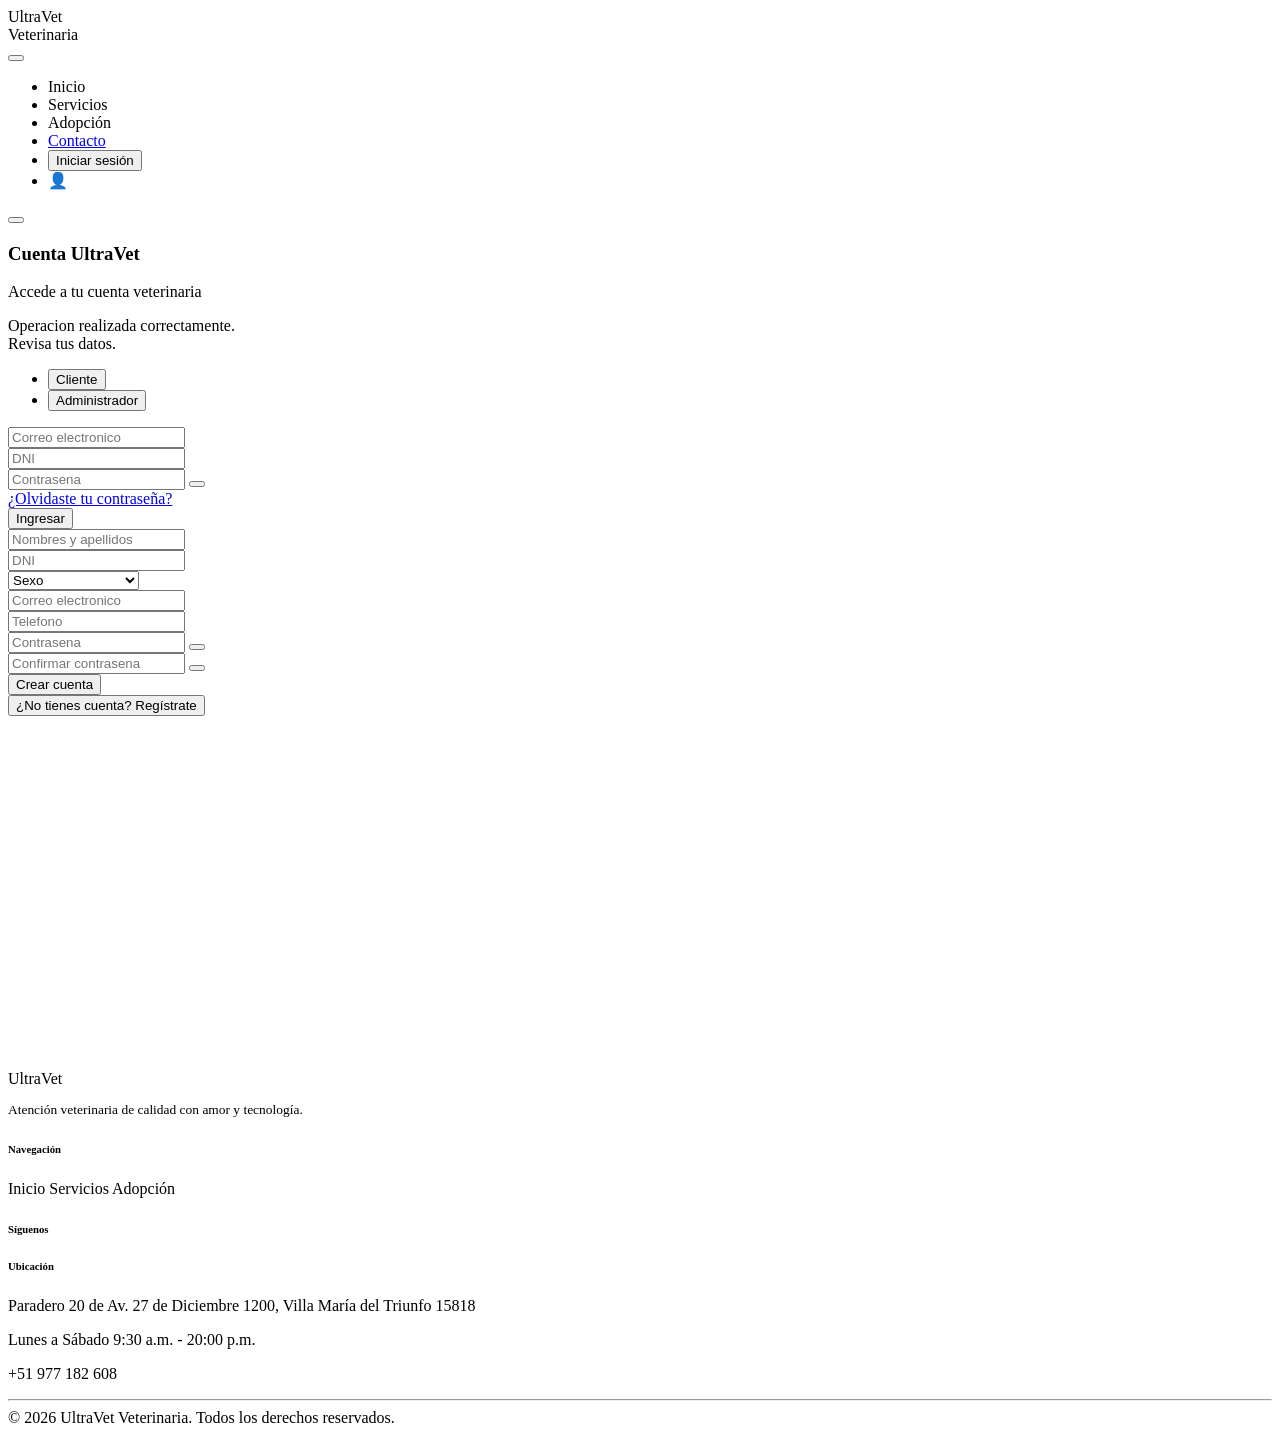
<file: src/main/resources/templates/common/layout.html>
<!DOCTYPE html>
<html xmlns:th="http://www.thymeleaf.org">

<nav th:fragment="navbar" class="navbar navbar-expand-lg sticky-top navbar-light bg-white">
    <div class="container">
        <a class="navbar-brand d-flex align-items-center gap-2 text-decoration-none" th:href="@{/}">
            <div class="brand-logo-wrap"><i class="bi bi-heart-pulse-fill"></i></div>
            <div>
                <div class="brand-name">UltraVet</div>
                <div class="brand-sub">Veterinaria</div>
            </div>
        </a>
        <button class="navbar-toggler border-0" type="button" data-bs-toggle="collapse" data-bs-target="#navMenu">
            <span class="navbar-toggler-icon"></span>
        </button>

        <div class="collapse navbar-collapse" id="navMenu">
            <ul class="navbar-nav ms-auto mb-2 mb-lg-0 align-items-lg-center gap-4">
                <li class="nav-item">
                    <!-- Para Inicio -->
                    <a class="nav-link" th:href="@{/}" th:classappend="${currentPath == '/' ? 'active' : ''}">Inicio</a>
                </li>
                <li class="nav-item">
                    <!-- Para Servicios -->
                    <a class="nav-link" th:href="@{/servicios}"
                        th:classappend="${currentPath == '/servicios' ? 'active' : ''}">Servicios</a>
                </li>
                <li class="nav-item">
                    <!-- Para Adopción -->
                    <a class="nav-link" th:href="@{/adopcion}"
                        th:classappend="${currentPath == '/adopcion' ? 'active' : ''}">Adopción</a>
                </li>
                <li class="nav-item ms-lg-3">
                    <a class="btn btn-urgencia" href="https://wa.me/51977182608" target="_blank">
                        <i class="bi bi-telephone-fill me-1"></i>Contacto
                    </a>
                </li>
                <!-- Usuario NO logueado -->
                <li class="nav-item ms-lg-3" th:if="${session.usuarioNombre == null}">

                    <button class="btn-login-custom" data-bs-toggle="modal" data-bs-target="#authModal">

                        <i class="bi bi-person-circle me-1"></i>
                        Iniciar sesión

                    </button>

                </li>

                <!-- Usuario logueado -->
                <li class="nav-item ms-lg-3" th:if="${session.usuarioNombre != null}">

                    <div class="d-flex align-items-center gap-3">

                        <span class="user-name">

                            👤 <span th:text="${session.usuarioNombre}"></span>

                        </span>

                        <a th:href="@{/logout}" class="btn btn-sm btn-logout">

                            <i class="bi bi-box-arrow-right"></i>

                        </a>

                    </div>

                </li>
            </ul>
        </div>
    </div>
</nav>

<div th:fragment="auth-modal" class="modal fade" id="authModal" tabindex="-1"
    th:attr="data-open=${abrirAuthModal},data-mode=${authMode}">

    <div class="modal-dialog modal-dialog-centered">

        <div class="modal-content auth-modal-content border-0 shadow-lg">

            <button type="button" class="btn-close position-absolute top-0 end-0 m-3" data-bs-dismiss="modal"
                aria-label="Cerrar"></button>

            <!-- HEADER -->
            <div class="text-center mb-4">

                <div class="auth-logo">
                    <i class="bi bi-heart-pulse-fill"></i>
                </div>

                <h3 class="fw-bold mt-3 mb-1">
                    Cuenta UltraVet
                </h3>

                <p class="text-muted small">
                    Accede a tu cuenta veterinaria
                </p>

            </div>

            <div th:if="${authSuccess}" class="alert alert-success py-2">
                <span th:text="${authSuccess}">Operacion realizada correctamente.</span>
            </div>

            <div th:if="${authError}" class="alert alert-danger py-2">
                <span th:text="${authError}">Revisa tus datos.</span>
            </div>

            <!-- TABS -->
            <ul class="nav nav-pills nav-justified mb-4" id="authTabs">

                <li class="nav-item">
                    <button class="nav-link" th:classappend="${loginForm.tipoAcceso != 'ADMIN' ? ' active' : ''}"
                        id="clienteTab" type="button"
                        onclick="cambiarTipoAcceso('CLIENTE')">

                        Cliente

                    </button>
                </li>

                <li class="nav-item">
                    <button class="nav-link" th:classappend="${loginForm.tipoAcceso == 'ADMIN' ? ' active' : ''}"
                        id="adminTab" type="button" onclick="cambiarTipoAcceso('ADMIN')">

                        Administrador

                    </button>
                </li>

            </ul>

            <!-- LOGIN -->

            <form id="loginForm" method="post" th:action="@{/login}" th:object="${loginForm}" novalidate
                th:style="${authMode == 'registro' ? 'display:none;' : ''}">

                <input type="hidden" id="tipoAcceso" th:field="*{tipoAcceso}">

                <div th:if="${#fields.hasGlobalErrors()}" class="alert alert-danger py-2">
                    <div th:each="err : ${#fields.globalErrors()}" th:text="${err}"></div>
                </div>

                <!-- CLIENTE -->
                <div id="clienteLogin" th:style="${loginForm.tipoAcceso == 'ADMIN' ? 'display:none;' : ''}">

                    <div class="input-group mb-1">

                        <span class="input-group-text auth-icon">
                            <i class="bi bi-envelope-fill"></i>
                        </span>

                        <input type="email" class="form-control auth-input" th:field="*{correo}"
                            th:errorclass="is-invalid" placeholder="Correo electronico">

                    </div>

                    <div class="invalid-feedback d-block mb-2" th:if="${#fields.hasErrors('correo')}"
                        th:errors="*{correo}"></div>

                </div>

                <!-- ADMIN -->

                <div id="adminLogin" th:style="${loginForm.tipoAcceso == 'ADMIN' ? '' : 'display:none;'}">

                    <div class="input-group mb-1">

                        <span class="input-group-text auth-icon">
                            <i class="bi bi-person-badge-fill"></i>
                        </span>

                        <input type="text" class="form-control auth-input" th:field="*{dni}"
                            th:errorclass="is-invalid" placeholder="DNI" maxlength="8">

                    </div>

                    <div class="invalid-feedback d-block mb-2" th:if="${#fields.hasErrors('dni')}"
                        th:errors="*{dni}"></div>

                </div>

                <!-- PASSWORD -->

                <div class="input-group mb-1">

                    <span class="input-group-text auth-icon">
                        <i class="bi bi-lock-fill"></i>
                    </span>

                    <input type="password" class="form-control auth-input" th:field="*{password}"
                        th:errorclass="is-invalid" placeholder="Contrasena">

                    <button type="button" class="btn btn-outline-secondary"
                        onclick="togglePassword('loginForm', 'password', this)">

                        <i class="bi bi-eye-fill"></i>

                    </button>

                </div>

                <div class="invalid-feedback d-block mb-3" th:if="${#fields.hasErrors('password')}"
                    th:errors="*{password}"></div>

                <!-- RECUPERAR -->

                <div id="recuperarContainer" class="text-end mb-3">

                    <a href="#" class="small text-decoration-none" onclick="mostrarRecuperarPassword(); return false;">

                        ¿Olvidaste tu contraseña?

                    </a>

                </div>

                <button class="btn btn-hero w-100 auth-btn" type="submit">

                    Ingresar

                </button>

            </form>

            <!-- REGISTRO CLIENTE -->

            <form id="registerForm" method="post" th:action="@{/registro}" th:object="${registroUsuarioForm}"
                th:style="${authMode == 'registro' ? '' : 'display:none;'}">

                <div class="input-group mb-1">

                    <span class="input-group-text auth-icon">
                        <i class="bi bi-person-fill"></i>
                    </span>

                    <input type="text" class="form-control auth-input" th:field="*{nombre}"
                        th:errorclass="is-invalid" placeholder="Nombres y apellidos" required maxlength="100">

                </div>

                <div class="invalid-feedback d-block mb-2" th:if="${#fields.hasErrors('nombre')}"
                    th:errors="*{nombre}"></div>

                <div class="input-group mb-1">

                    <span class="input-group-text auth-icon">
                        <i class="bi bi-person-vcard-fill"></i>
                    </span>

                    <input type="text" class="form-control auth-input" th:field="*{dni}"
                        th:errorclass="is-invalid" placeholder="DNI" required pattern="\d{8}"
                        maxlength="8" title="El DNI debe tener 8 digitos.">

                </div>

                <div class="invalid-feedback d-block mb-2" th:if="${#fields.hasErrors('dni')}"
                    th:errors="*{dni}"></div>

                <div class="input-group mb-1">

                    <span class="input-group-text auth-icon">
                        <i class="bi bi-gender-ambiguous"></i>
                    </span>

                    <select class="form-select auth-input" th:field="*{sexo}" th:errorclass="is-invalid" required>
                        <option value="">Sexo</option>
                        <option value="MASCULINO">Masculino</option>
                        <option value="FEMENINO">Femenino</option>
                        <option value="NO_INDICA">Prefiero no indicar</option>
                    </select>

                </div>

                <div class="invalid-feedback d-block mb-2" th:if="${#fields.hasErrors('sexo')}"
                    th:errors="*{sexo}"></div>

                <div class="input-group mb-1">

                    <span class="input-group-text auth-icon">
                        <i class="bi bi-envelope-fill"></i>
                    </span>

                    <input type="email" class="form-control auth-input" th:field="*{correo}"
                        th:errorclass="is-invalid" placeholder="Correo electronico" required maxlength="120">

                </div>

                <div class="invalid-feedback d-block mb-2" th:if="${#fields.hasErrors('correo')}"
                    th:errors="*{correo}"></div>

                <div class="input-group mb-3">

                    <span class="input-group-text auth-icon">
                        <i class="bi bi-telephone-fill"></i>
                    </span>

                    <input type="text" class="form-control auth-input" th:field="*{telefono}"
                        th:errorclass="is-invalid" placeholder="Telefono" required
                        pattern="[0-9 +()\-]{7,20}" title="Ingresa un telefono valido.">

                </div>

                <div class="invalid-feedback d-block mb-2" th:if="${#fields.hasErrors('telefono')}"
                    th:errors="*{telefono}"></div>

                <div class="input-group mb-3">

                    <span class="input-group-text auth-icon">
                        <i class="bi bi-lock-fill"></i>
                    </span>

                    <input type="password" class="form-control auth-input" th:field="*{password}"
                        th:errorclass="is-invalid" placeholder="Contrasena" required minlength="6" maxlength="72">

                    <button type="button" class="btn btn-outline-secondary"
                        onclick="togglePassword('registerForm', 'password', this)">

                        <i class="bi bi-eye-fill"></i>

                    </button>

                </div>

                <div class="invalid-feedback d-block mb-2" th:if="${#fields.hasErrors('password')}"
                    th:errors="*{password}"></div>

                <div class="input-group mb-3">

                    <span class="input-group-text auth-icon">
                        <i class="bi bi-shield-lock-fill"></i>
                    </span>

                    <input type="password" class="form-control auth-input" th:field="*{confirmPassword}"
                        th:errorclass="is-invalid" placeholder="Confirmar contrasena" required minlength="6"
                        maxlength="72">

                    <button type="button" class="btn btn-outline-secondary"
                        onclick="togglePassword('registerForm', 'confirmPassword', this)">

                        <i class="bi bi-eye-fill"></i>

                    </button>

                </div>

                <div class="invalid-feedback d-block mb-3" th:if="${#fields.hasErrors('confirmPassword')}"
                    th:errors="*{confirmPassword}"></div>

                <button class="btn btn-success w-100 auth-btn" type="submit">

                    Crear cuenta

                </button>

            </form>

            <!-- RECUPERAR CONTRASEÑA -->

            <form id="recoverForm" style="display:none;">

                <div class="input-group mb-3">

                    <span class="input-group-text auth-icon">
                        <i class="bi bi-envelope-fill"></i>
                    </span>

                    <input type="email" id="recoverCorreo" class="form-control auth-input"
                        placeholder="Correo registrado">

                </div>

                <button class="btn btn-warning w-100 auth-btn" type="submit">

                    Recuperar contraseña

                </button>

            </form>

            <!-- MENSAJES -->

            <p id="mensaje" class="text-center mt-3 fw-bold" style="display:none;">
            </p>

            <!-- TOGGLE -->

            <button class="btn btn-link text-decoration-none mt-2" onclick="toggleAuth()" id="toggleBtn"
                th:text="${authMode == 'registro'} ? 'Ya tienes cuenta? Inicia sesion' : 'No tienes cuenta? Registrate'">

                ¿No tienes cuenta? Regístrate

            </button>

        </div>

    </div>

</div>
<section th:fragment="mapa" class="py-0">

    <iframe
        src="https://maps.google.com/maps?q=Av.%2027%20de%20Diciembre%201200%20Villa%20Maria%20del%20Triunfo&t=&z=16&ie=UTF8&iwloc=&output=embed"
        width="100%" height="350" style="border:0;" allowfullscreen="" loading="lazy">
    </iframe>

</section>

<footer th:fragment="footer">
    <div class="container">
        <div class="row g-5">
            <div class="col-lg-3 col-md-6">
                <div class="footer-name"><i class="bi bi-heart-pulse-fill me-1"></i>Ultra<span>Vet</span></div>
                <p class="mt-2" style="font-size:.84rem;">Atención veterinaria de calidad con amor y tecnología.</p>
            </div>
            <div class="col-lg-2 col-md-6">
                <h6>Navegación</h6>
                <a th:href="@{/}" class="text-white-50 d-block mb-1">Inicio</a>
                <a th:href="@{/servicios}" class="text-white-50 d-block mb-1">Servicios</a>
                <a th:href="@{/adopcion}" class="text-white-50 d-block mb-1">Adopción</a>
            </div>
            <div class="col-lg-3 col-md-6">
                <h6>Síguenos</h6>
                <div class="mt-2">
                    <a href="https://www.facebook.com/VeterinariaUltravet" target="_blank" class="social-icon"><i
                            class="bi bi-facebook"></i></a>
                    <a href="https://www.instagram.com/veterinariaultravet/?hl=es-la" target="_blank"
                        class="social-icon"><i class="bi bi-instagram"></i></a>
                </div>
            </div>
            <div class="col-lg-4 col-md-6">

                <h6>Ubicación</h6>

                <p class="text-white-50 mb-2">
                    <i class="bi bi-geo-alt-fill me-2"></i>
                    Paradero 20 de Av. 27 de Diciembre 1200,
                    Villa María del Triunfo 15818
                </p>

                <p class="text-white-50 mb-2">
                    <i class="bi bi-clock-fill me-2"></i>
                    Lunes a Sábado
                    9:30 a.m. - 20:00 p.m.
                </p>

                <p class="text-white-50">
                    <i class="bi bi-telephone-fill me-2"></i>
                    +51 977 182 608
                </p>

            </div>
        </div>
        <hr class="footer-hr">
        <div class="text-center footer-bottom">
            <span>© 2026 UltraVet Veterinaria. Todos los derechos reservados.</span>
        </div>
    </div>
</footer>

</html>
</file>
